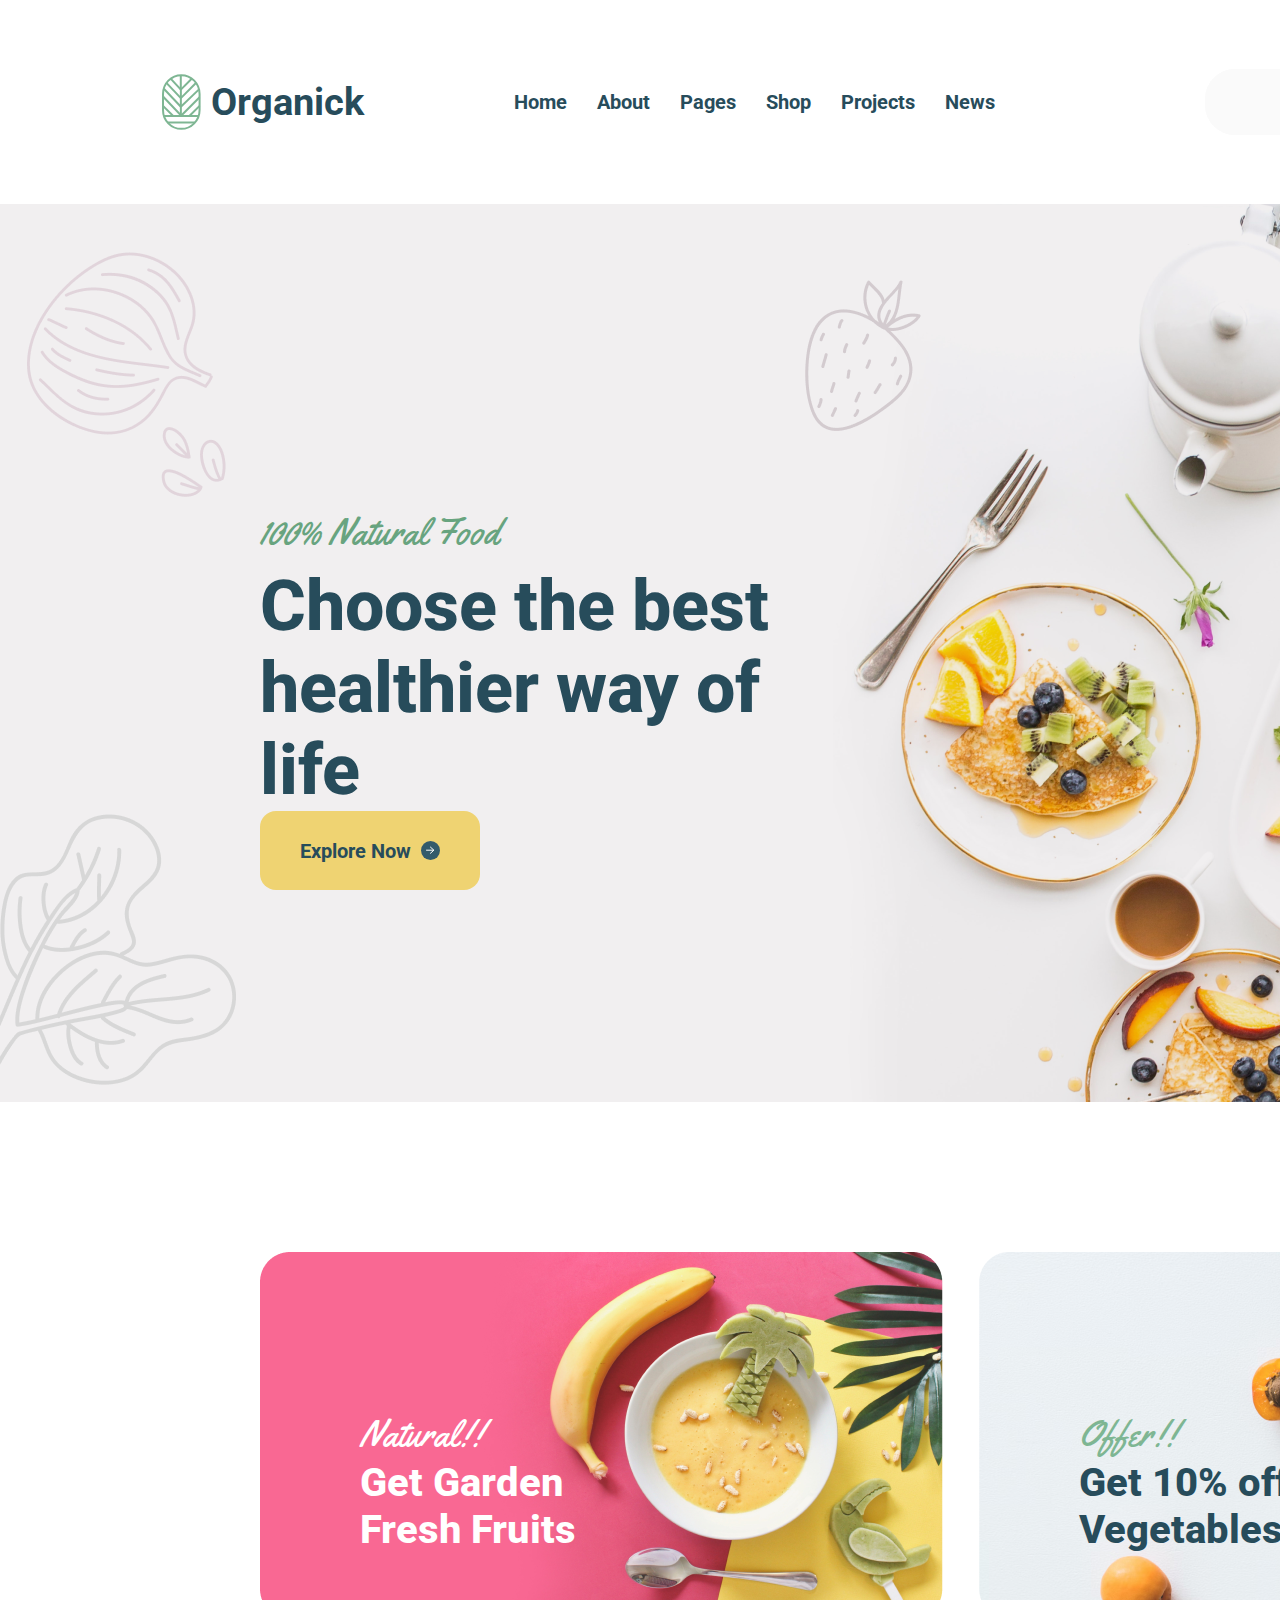
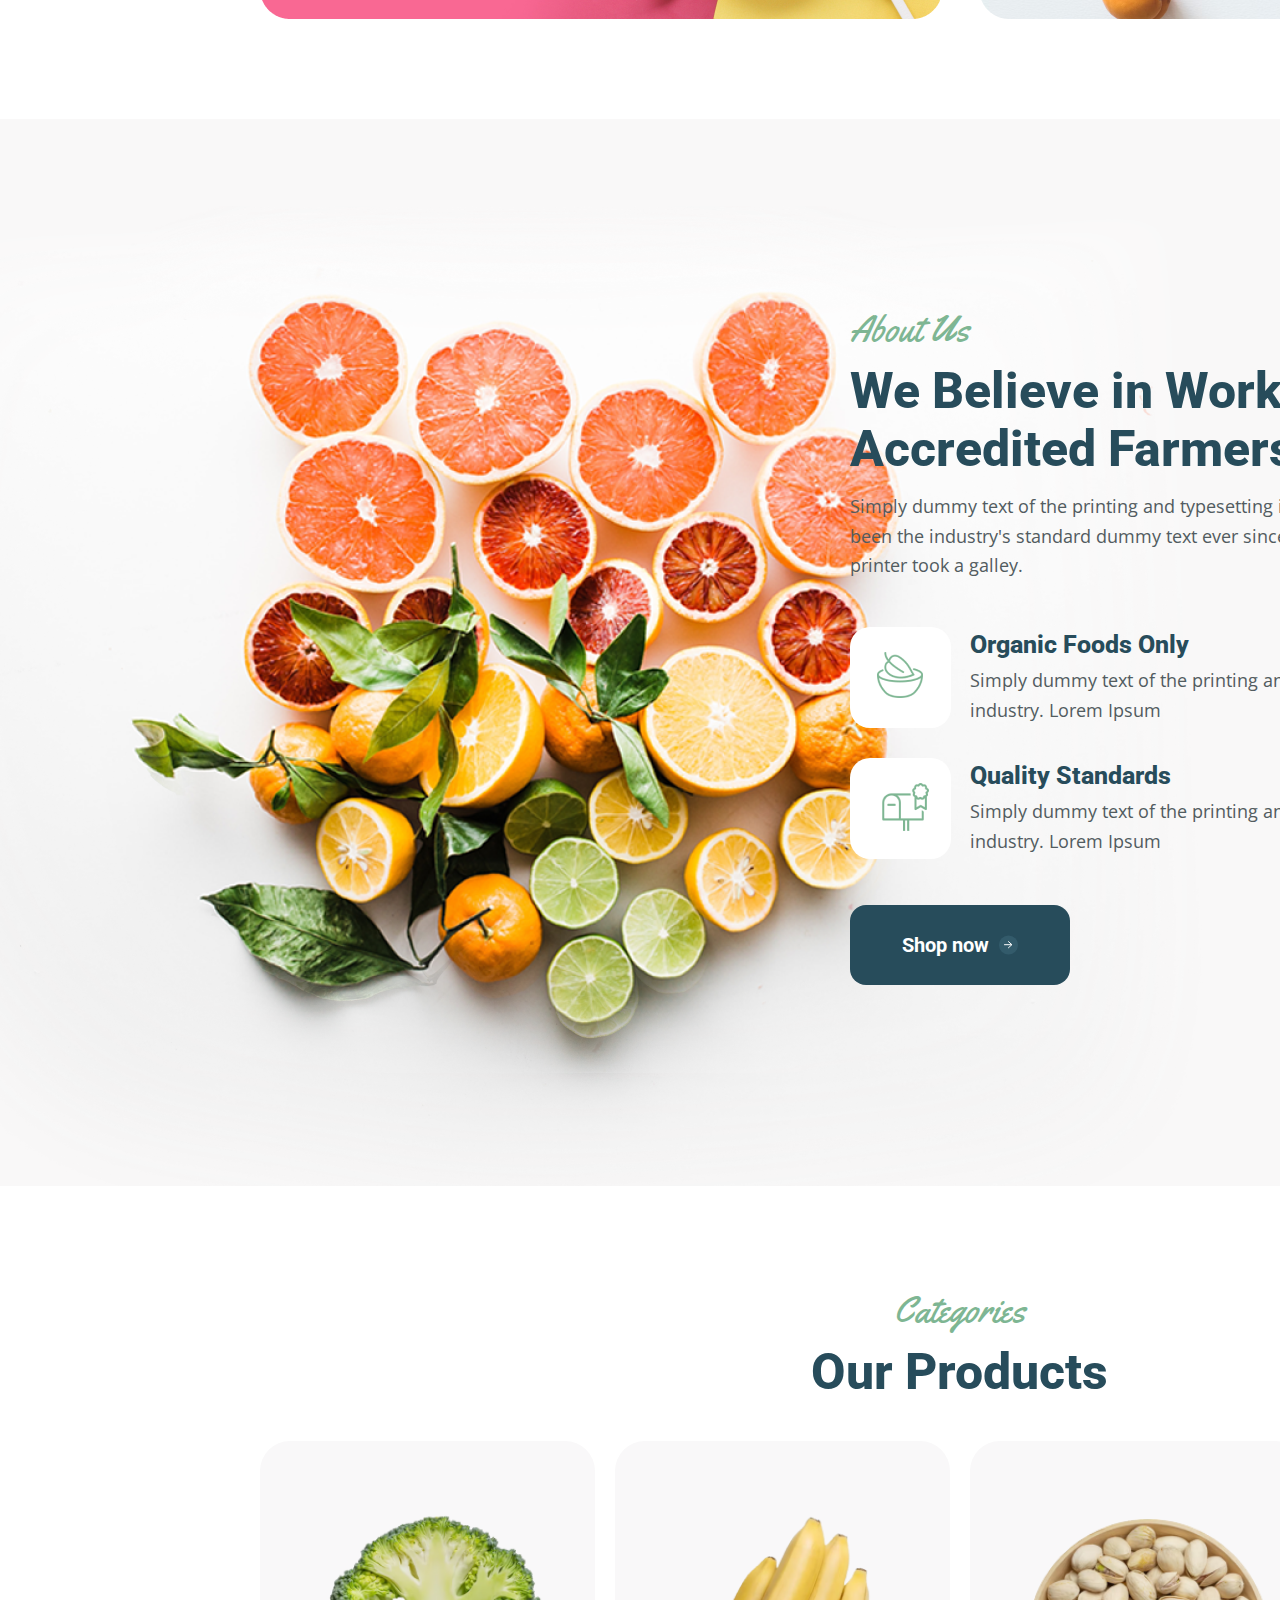
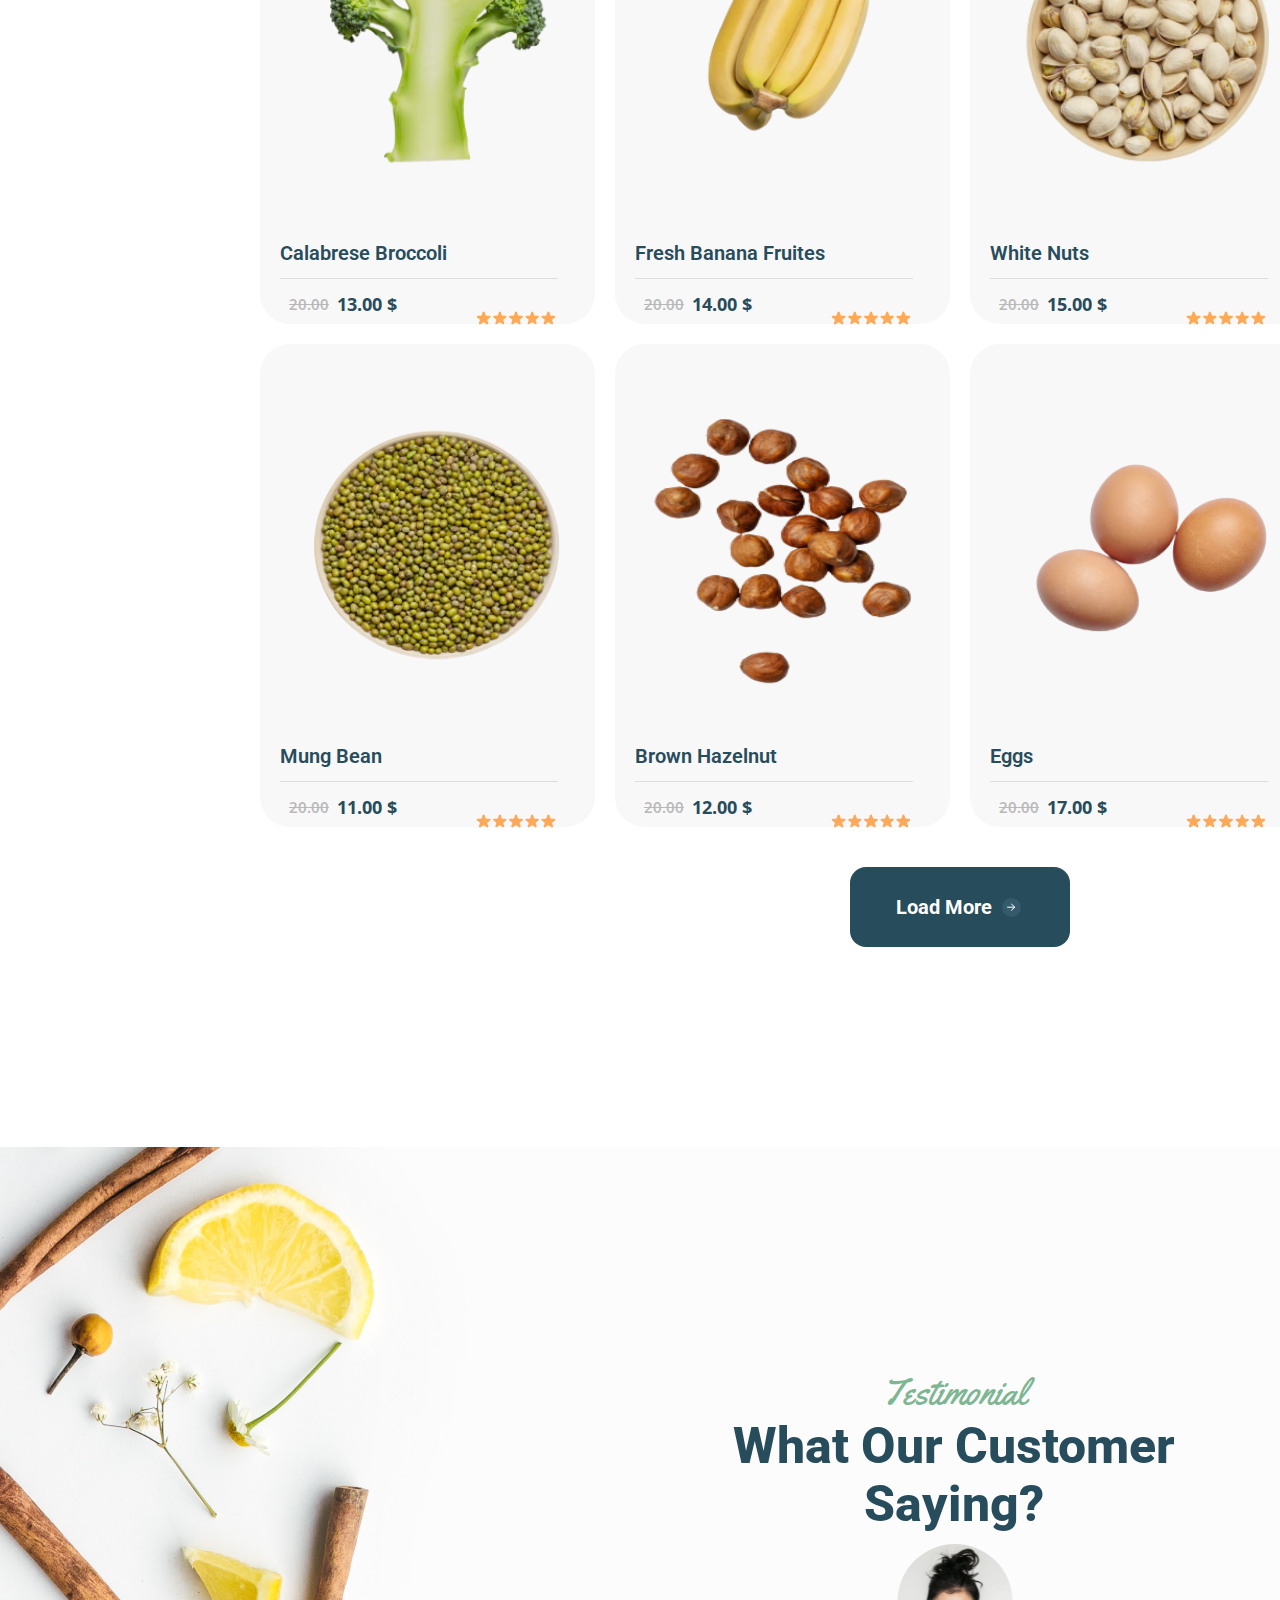
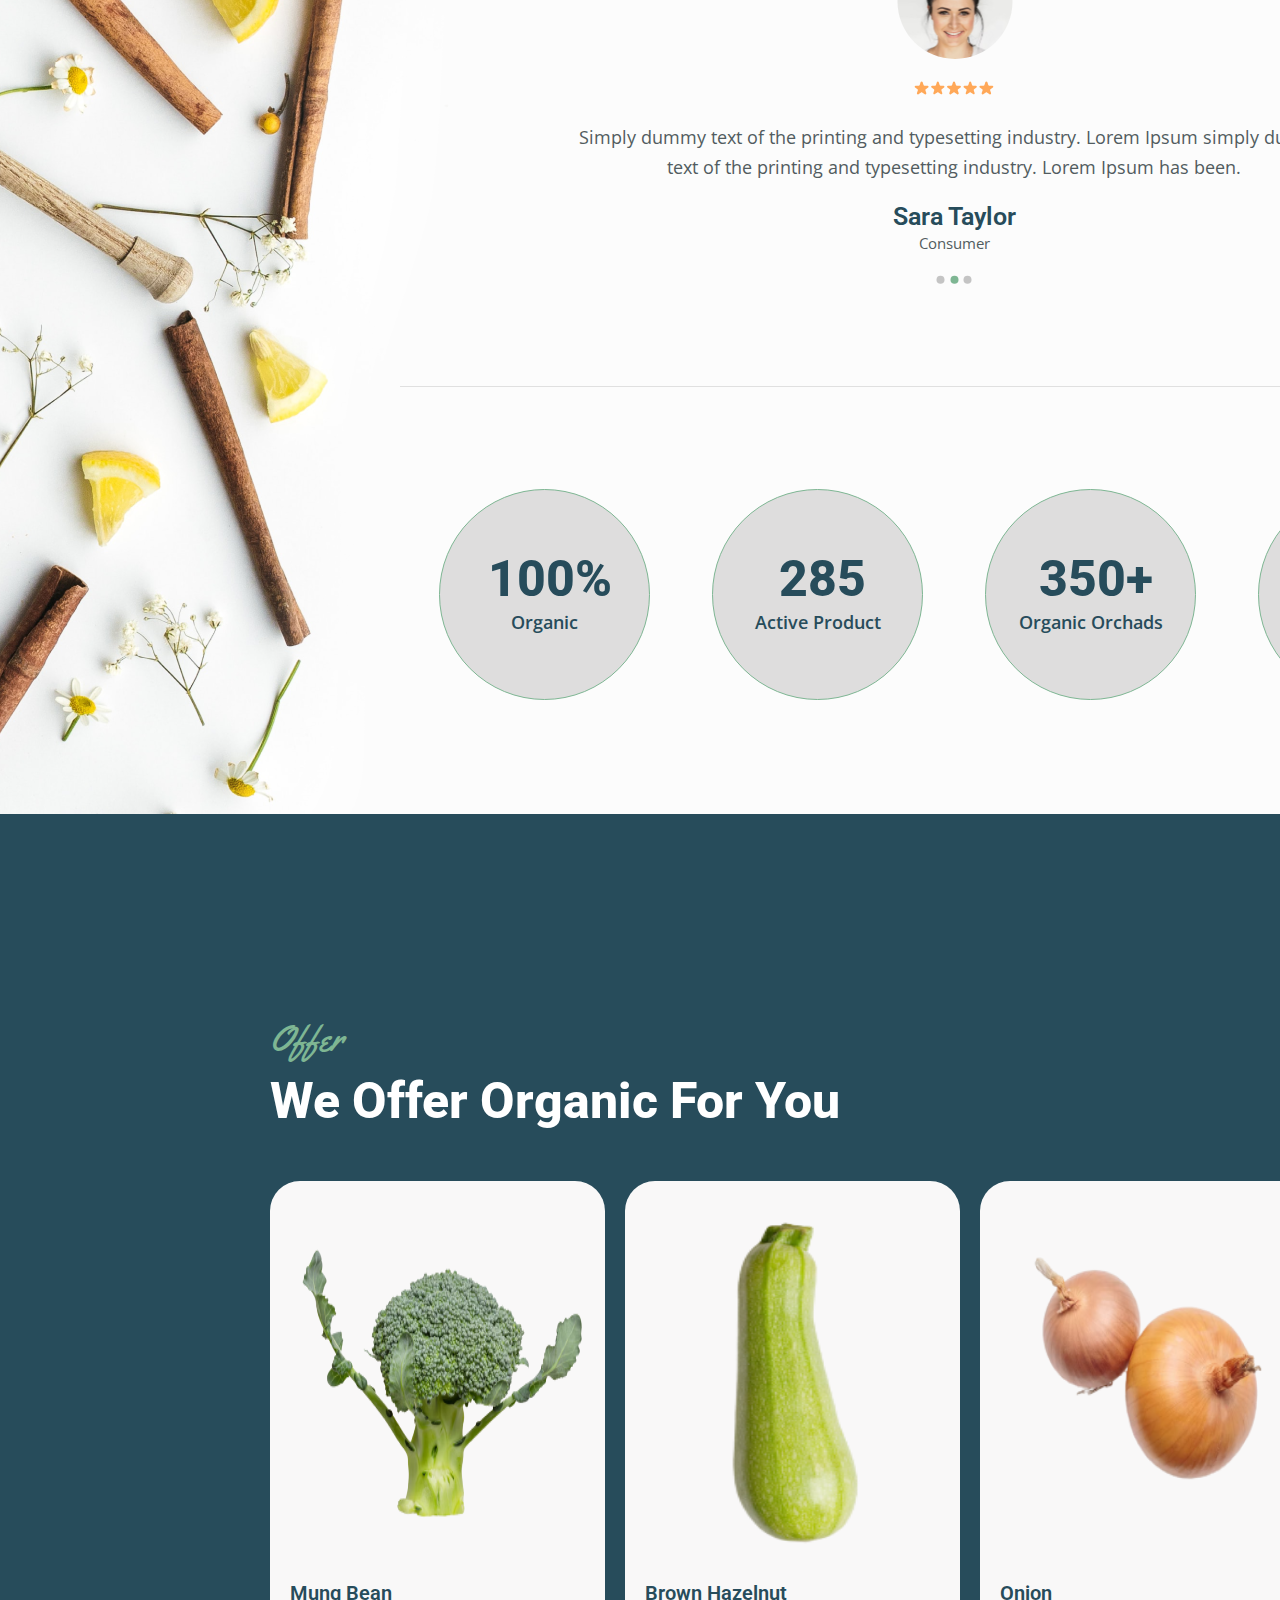
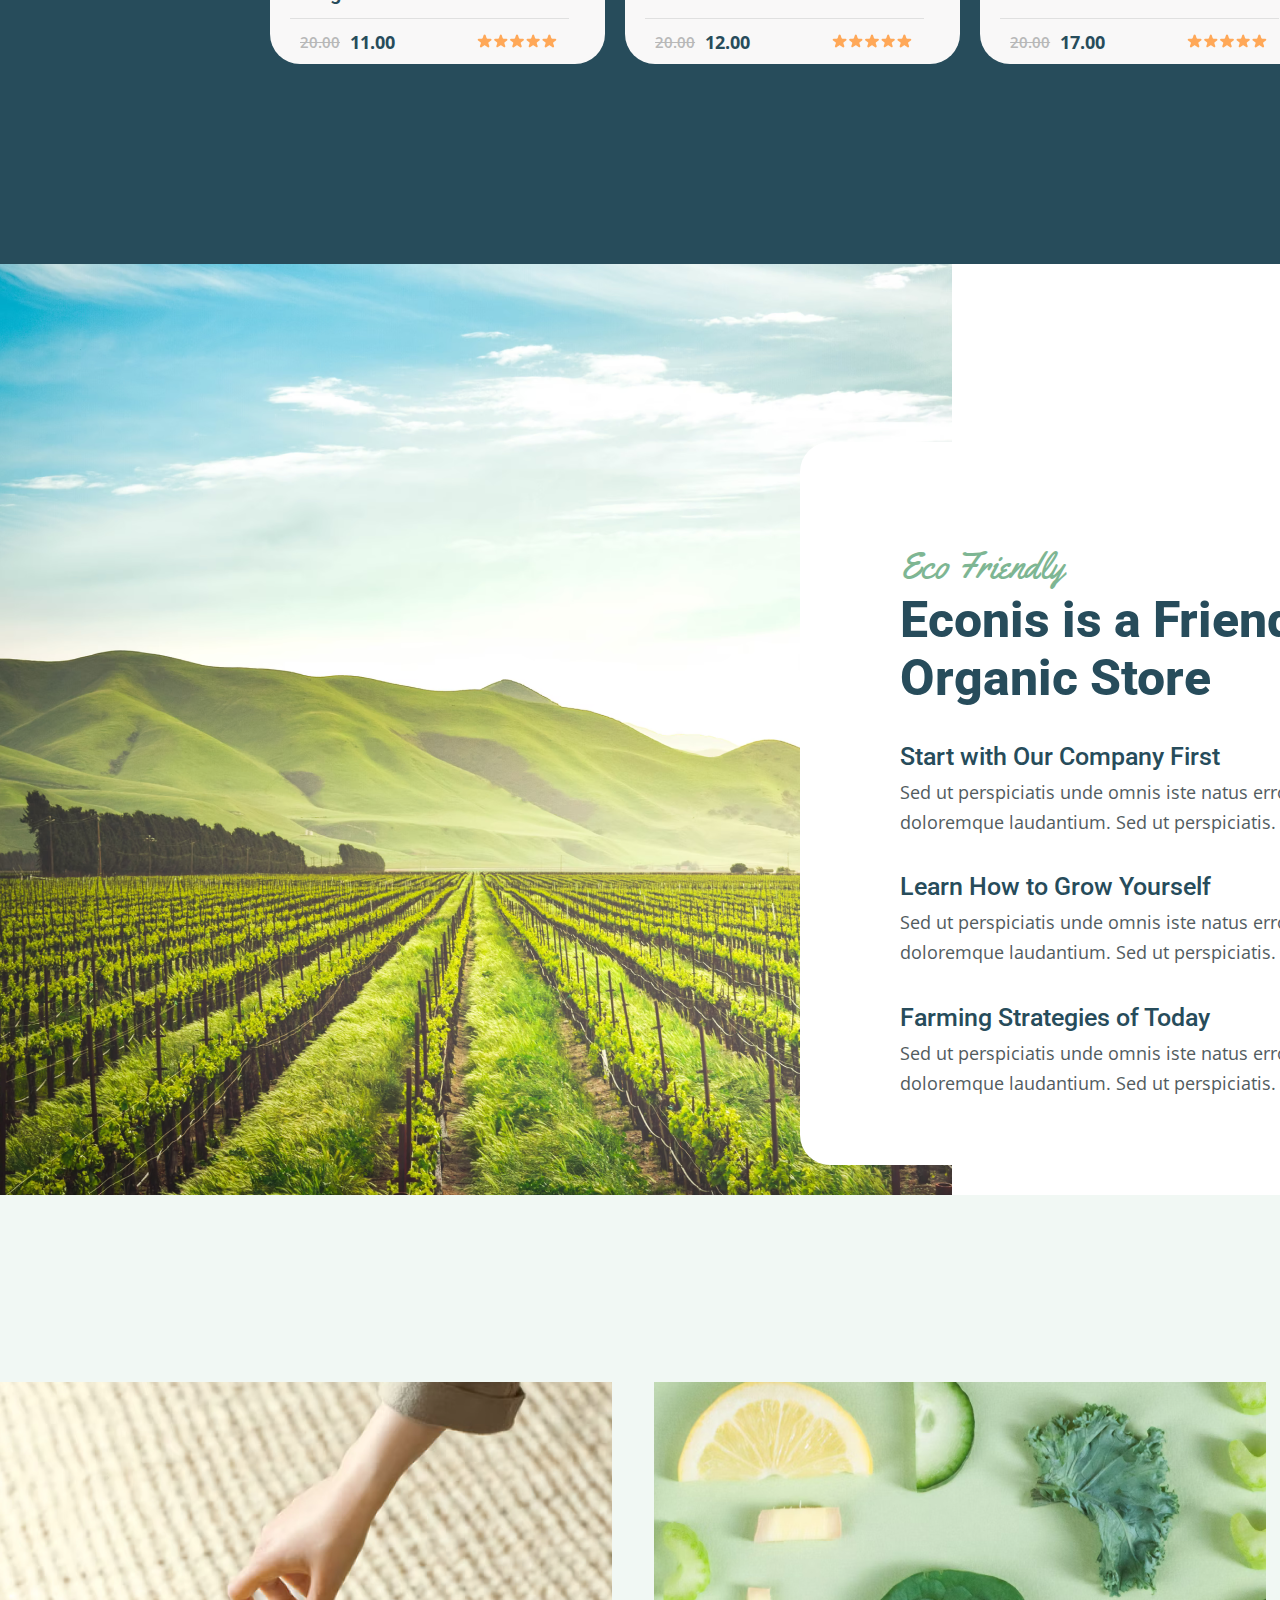
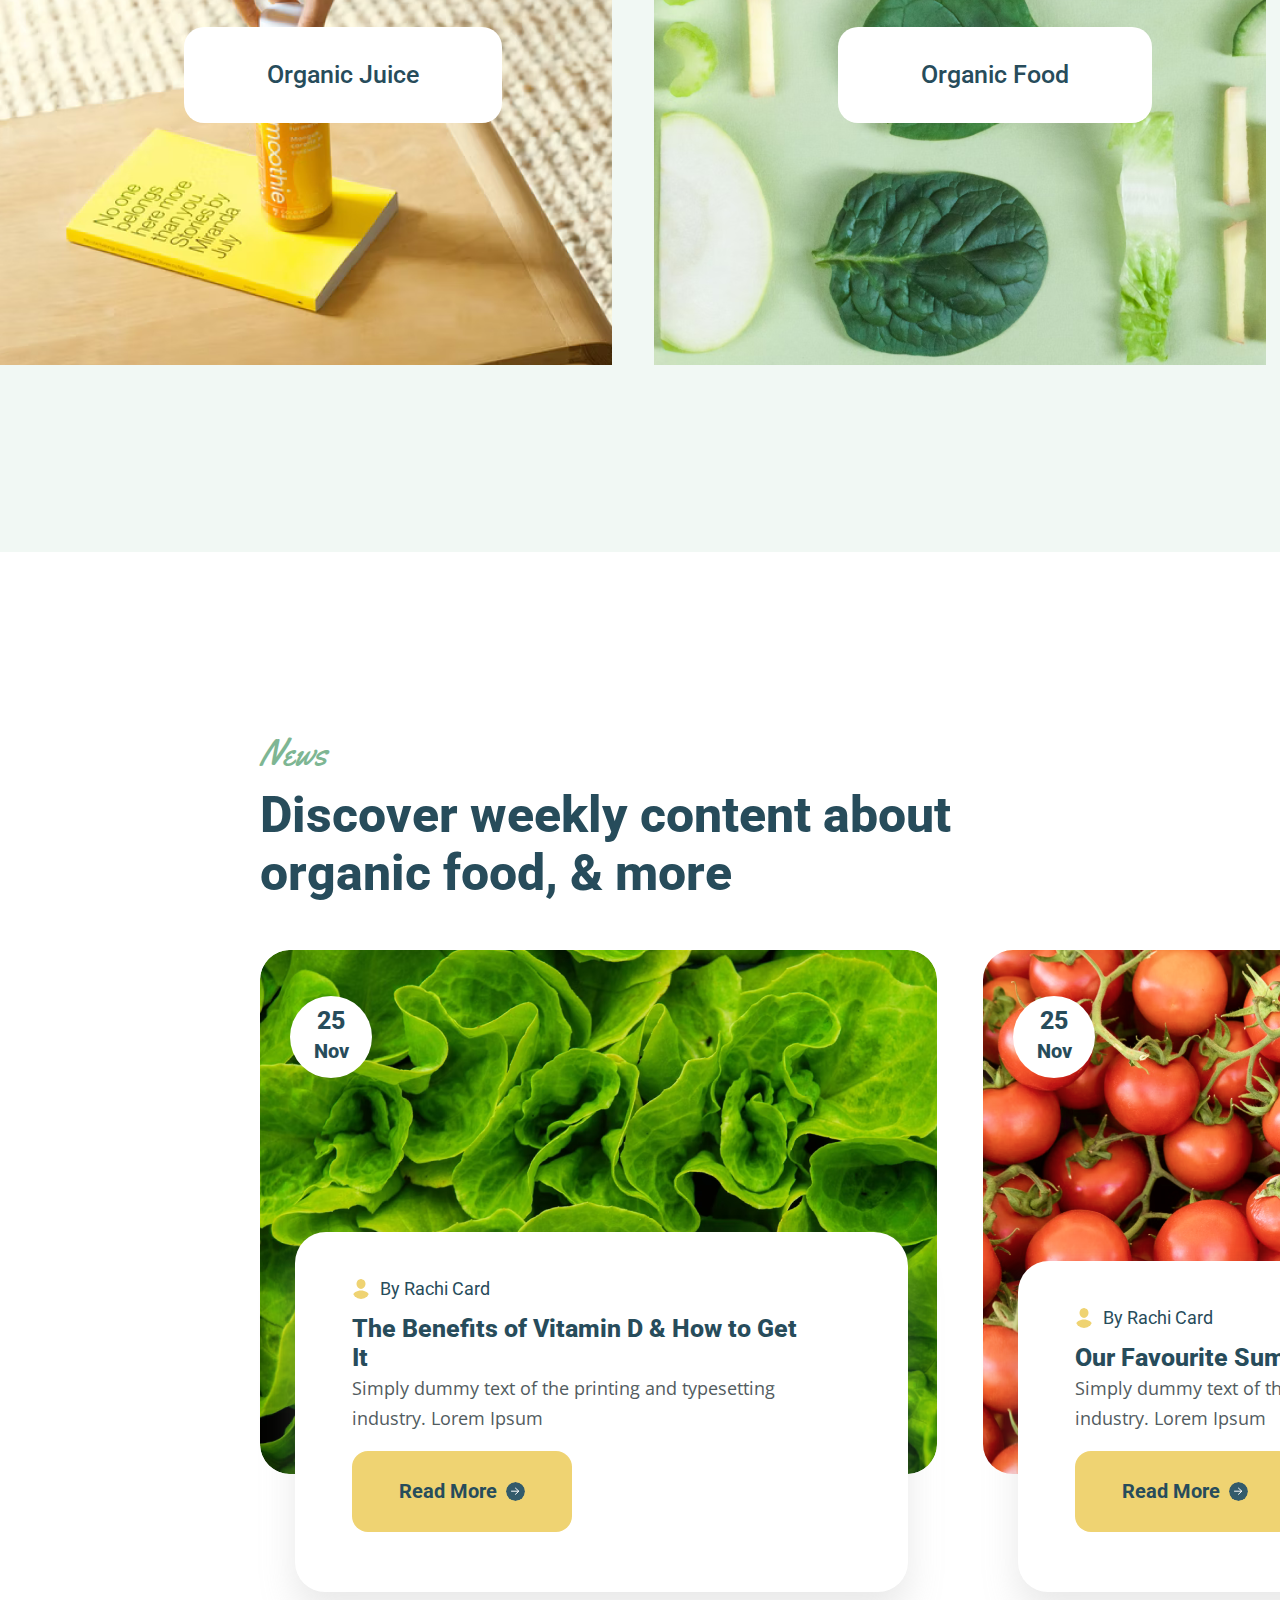
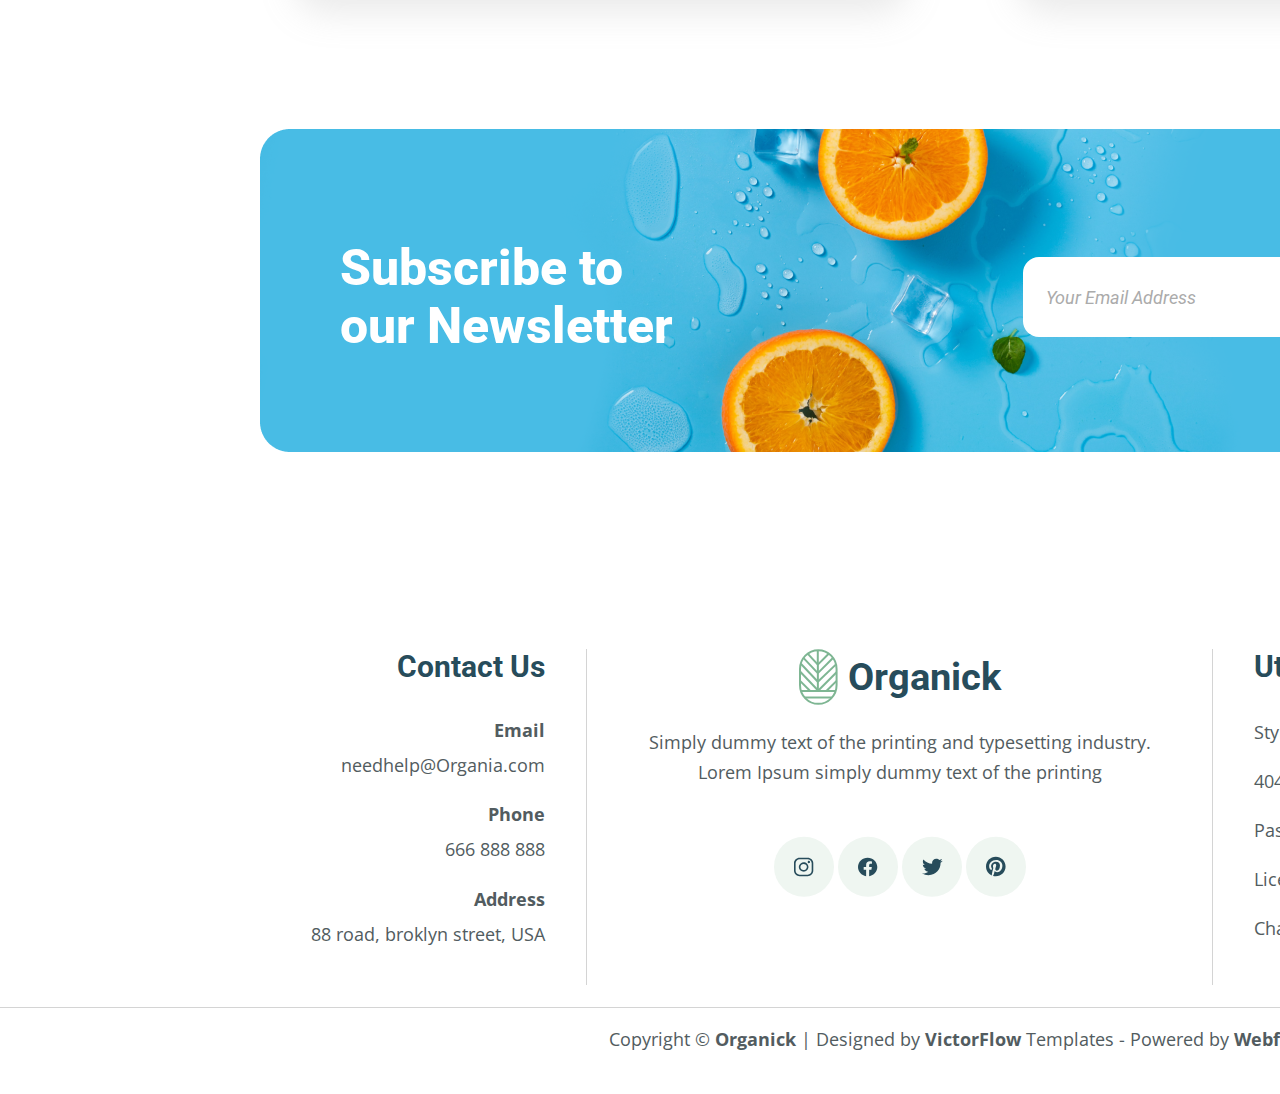
<file: index.html>
<!DOCTYPE html>
<html lang="en">
<head>
    <meta charset="UTF-8">
    <meta name="viewport" content="width=device-width, initial-scale=1.0">
    <title>Organick</title>
    <link rel="stylesheet" href="style.css">
    <link href='https://unpkg.com/boxicons@2.1.4/css/boxicons.min.css' rel='stylesheet'>
</head>
<body>
    <div class="wrapper">
        <header class="header">
            <div class="header-info">
                <div class="nav">
                    <div class="logo">
                        <img src="./assets/svg/logo.svg" alt="logo">
                        <h3>Organick</h3>
                    </div>
                    <ul>
                        <li><a href="index.html">Home</a></li>
                        <li><a href="about.html">About</a></li>
                        <li><a href="shop.html">Pages</a></li>
                        <li><a href="#">Shop</a></li>
                        <li><a href="#">Projects</a></li>
                        <li><a href="#">News</a></li>
                    </ul>
                </div>
                <div class="header-cart">
                    <div class="input_div">
                        <input type="text">
                        <img src="./assets/svg/search.svg" alt="search">
                    </div>
                    <div class="cart_div">
                        <img src="./assets/svg/cart.svg" alt="cart">
                        <span>cart (4)</span>
                        <div class="cart-shopping">
                            <div class="delete">
                                <p>clear</p>
                            </div>
                        </div>
                    </div>
                </div>
            </div>
        </header>
        <main class="main">
            <section class="section">
                <img src="./assets/images/image.png" alt="image-alt">
                <div class="section-div">
                    <img src="./assets/images/image-position.png" alt="image-position-alt">
                </div>
                <div class="section-content">
                    <div class="section-content-title">
                        <h2>100% Natural Food</h2>
                        <h3>Choose the best healthier way of life</h3>
                    </div>
                    <button class="section-content-button">
                        <div class="section-content-button-text">
                            <h2>Explore Now</h2>
                            <img src="./assets/svg/button.svg" alt="">
                        </div>
                    </button>
                </div>
            </section>
            <div class="offer-banner container">
                <div class="offer-banner-img-title">
                    <img src="./assets/images/image-div.png" alt="alt-div">
                    <div class="offer-banner-img-title-position">
                        <h2>Natural!!</h2>
                        <h3>Get Garden Fresh Fruits</h3>
                    </div>
                </div>
                <div class="offer-banner-img-title">
                    <img src="./assets/images/image-div1.png" alt="alt-div">
                    <div class="offer-banner-img-title-position">
                        <h5>Offer!!</h5>
                        <h4>Get 10% off on Vegetables</h4>
                    </div>
                </div>
            </div>
            <section class="about">
                <img src="./assets/images/about-image.png" alt="alt-about">
                <div class="about-content">
                    <div class="about-content_position">
                        <div class="about-content_position-div">
                            <h2>About Us</h2>
                            <h3>We Believe in Working Accredited Farmers</h3>
                        </div>
                        <p>Simply dummy text of the printing and typesetting industry. Lorem had ceased to been the industry's standard dummy text ever since the 1500s, when an unknown printer took a galley.</p>
                    </div>
                    <div class="points">
                        <div class="points_content">
                            <div class="icon">
                                <div class="icon-div">
                                    <img src="./assets/images/icon_img.png" alt="">
                                </div>
                            </div>
                            <div class="points-icon">
                                <h2>Organic Foods Only</h2>
                                <p>Simply dummy text of the printing and typesetting industry. Lorem Ipsum</p>
                            </div>
                        </div>
                        <div class="points_content">
                            <div class="icon">
                                <div class="icon-div">
                                    <img src="./assets/images/icon-img1.png" alt="alt-icon">
                                </div>
                            </div>
                            <div class="points-icon">
                                <h2>Quality Standards</h2>
                                <p>Simply dummy text of the printing and typesetting industry. Lorem Ipsum</p>
                            </div>
                        </div>
                    </div>
                    <button>
                        <div class="div-btn">
                            <h2>Shop now</h2>
                            <img src="./assets/svg/button.svg" alt="alt-btn">
                        </div>
                    </button>
                </div>
            </section>
            <section class="shop">
                <div class="heading">
                    <h2>Categories </h2>
                    <h3>Our Products</h3>
                </div>
                <div class="shop-content">
                    <div class="shop-content-product">
                        <div class="shop-content-product-box">
                            <!-- <div class="box">
                                <img src="./assets/svg/1.svg" alt="alt-img">
                                <div class="rating">
                                    <h2>Calabrese Broccoli</h2>
                                    <div class="rating-div">
                                        <div class="rating-div-price">
                                            <span>20.00</span>
                                            <p>13.00</p>
                                        </div>
                                        <img src="./assets/svg/rating.svg" alt="">
                                    </div>
                                </div>
                                <div class="tags">
                                    <h2>Vegetable</h2>
                                </div>
                            </div> -->
                        </div>
                    </div>
                </div>
                <button>
                    <div class="btn-text">
                        <h2>Load More</h2>
                        <img width="19px" height="19px" src="./assets/svg/button.svg" alt="">
                    </div>
                </button>
            </section>
            <div class="testimonial-div">
                <img src="./assets/images/testimonial-div.png" alt="alt-testimonial">
                <div class="testimonial-div-title">
                    <div class="testimonial-div-title-content">
                        <div class="testimonial-div-title-content-heading">
                            <h2>Testimonial</h2>
                            <h3>What Our Customer Saying?</h3>
                        </div>
                        <div class="testimonial-div-title-content-review">
                            <div class="review-img">
                                <img src="./assets/svg/review-img.svg" alt="alt-review">
                            </div>
                            <div class="review-content">
                                <img src="./assets/svg/rating.svg" alt="alt-rating">
                                <p>Simply dummy text of the printing and typesetting industry. Lorem Ipsum simply dummy text of the printing and typesetting industry. Lorem Ipsum has been.</p>
                            </div>
                            <div class="review-name">
                                <div class="review-name-title">
                                    <h2>Sara Taylor</h2>
                                    <p>Consumer</p>
                                </div>
                                <img src="./assets/svg/01.svg" alt="alt-svg">
                            </div>
                        </div>
                    </div>
                    <div class="testimonial-div-title-line"></div>
                    <div class="testimonial-div-title-counters">
                        <div class="counters-border">
                            <p>100%</p>
                            <h2>Organic</h2>
                        </div>
                        <div class="counters-border">
                            <p>285</p>
                            <h2>Active Product</h2>
                        </div>
                        <div class="counters-border">
                            <p>350+</p>
                            <h2>Organic Orchads</h2>
                        </div>
                        <div class="counters-border">
                            <p>25+</p>
                            <h2>Years of Farming</h2>
                        </div>
                    </div>
                </div>
            </div>
            <section class="section-offer">
                <div class="offer-title">
                    <div class="offer-title-text">
                        <div class="offer-title-text-content">
                            <div class="offer-title-text-content-heading">
                                <h2>Offer</h2>
                                <h3>We Offer Organic For You</h3>
                            </div>
                            <button class="offer-title-text-content-button">
                                <div class="offer-title-text-content-button-div">
                                    <p>View All Product</p>
                                    <img src="./assets/svg/button.svg" alt="">
                                </div>
                            </button>
                        </div>
                    </div>
                    <div class="offer-title-content">
                        <div class="offer-title-content-box">
                            <div class="content-box-img">
                                <img src="./assets/images/13.png" alt="">
                            </div>
                            <div class="content-box-title">
                                <h2>Mung Bean</h2>
                                <div class="content-box-title-line">
                                    <div class="content-box-title-line-price">
                                        <p>20.00</p>
                                        <span>11.00</span>
                                    </div>
                                    <img src="./assets/svg/rating.svg" alt="">
                                </div>
                            </div>
                        </div>
                        <div class="offer-title-content-box">
                            <div class="content-box-img">
                                <img src="./assets/images/14.png" alt="">
                            </div>
                            <div class="content-box-title">
                                <h2>Brown Hazelnut</h2>
                                <div class="content-box-title-line">
                                    <div class="content-box-title-line-price">
                                        <p>20.00</p>
                                        <span>12.00</span>
                                    </div>
                                    <img src="./assets/svg/rating.svg" alt="">
                                </div>
                            </div>
                        </div>
                        <div class="offer-title-content-box">
                            <div class="content-box-img">
                                <img src="./assets/images/15.png" alt="">
                            </div>
                            <div class="content-box-title">
                                <h2>Onion</h2>
                                <div class="content-box-title-line">
                                    <div class="content-box-title-line-price">
                                        <p>20.00</p>
                                        <span>17.00</span>
                                    </div>
                                    <img src="./assets/svg/rating.svg" alt="">
                                </div>
                            </div>
                        </div>
                        <div class="offer-title-content-box">
                            <div class="content-box-img">
                                <img src="./assets/images/16.png" alt="">
                            </div>
                            <div class="content-box-title">
                                <h2>Cabbage</h2>
                                <div class="content-box-title-line">
                                    <div class="content-box-title-line-price">
                                        <p>20.00</p>
                                        <span>17.00</span>
                                    </div>
                                    <img src="./assets/svg/rating.svg" alt="">
                                </div>
                            </div>
                        </div>
                    </div>
                </div>
            </section>
            <div class="nature">
                <img src="./assets/images/nature.img.png" alt="alt-nature">
                <div class="nature-content">
                    <div class="nature-content-div">
                        <div class="nature-content-div-heading">
                            <h2>Eco Friendly</h2>
                            <h3>Econis is a Friendly Organic Store</h3>
                        </div>
                        <div class="nature-content-div-points">
                            <div class="nature-content-div-points-title">
                                <h2>Start with Our Company First</h2>
                                <p>Sed ut perspiciatis unde omnis iste natus error sit voluptat accusantium doloremque laudantium. Sed ut perspiciatis.</p>
                            </div>
                            <div class="nature-content-div-points-title">
                                <h2>Learn How to Grow Yourself</h2>
                                <p>Sed ut perspiciatis unde omnis iste natus error sit voluptat accusantium doloremque laudantium. Sed ut perspiciatis.</p>
                            </div>
                            <div class="nature-content-div-points-title">
                                <h2>Farming Strategies of Today</h2>
                                <p>Sed ut perspiciatis unde omnis iste natus error sit voluptat accusantium doloremque laudantium. Sed ut perspiciatis.</p>
                            </div>
                        </div>
                    </div>
                </div>
            </div>
            <div class="gallery-div">
                <div class="gallery-div-title">
                    <div class="div-title-title">
                        <img src="./assets/images/gallery-1.png" alt="alt-gallery">
                        <button id="btn">Organic Juice</button>
                    </div>
                        <div class="div-title-title">
                            <img src="./assets/images/gallery-2.png" alt="alt-gallery">
                            <button id="btn">Organic Food</button>
                        </div>
                        <div class="div-title-title">
                            <img src="./assets/images/gallery-3.png" alt="alt-gallery">
                            <button id="btn">Nuts Cookis</button>
                        </div>
                </div>
            </div>
            <section class="blog container">
                <div class="blog-content">
                    <div class="blog-heading">
                        <h2>News</h2>
                        <h3>Discover weekly content about organic food, & more</h3>
                    </div>
                    <button>
                        <div class="blog-btn">
                            <h2>More News</h2>
                            <img src="./assets/svg/button.svg" alt="">
                        </div>
                    </button>
                </div>
                <div class="blog-div">
                    <div class="div-blog-title">
                        <img src="./assets/images/blog-img.png" alt="blog-img">
                        <div class="blog-text">
                            <div class="blog-text-content">
                                <div class="admin">
                                    <img src="./assets/svg/admin.svg" alt="">
                                    <h2>By Rachi Card</h2>
                                </div>
                                <div  class="display-text">
                                    <h2>The Benefits of Vitamin D & How to Get It</h2>
                                    <p>Simply dummy text of the printing and typesetting industry. Lorem Ipsum</p>
                                </div>
                                <button>
                                    <div class="blog-div-btn">
                                        <h2>Read More</h2>
                                        <img src="./assets/svg/button.svg" alt="">
                                    </div>
                                </button>
                            </div>
                        </div>
                        <div class="blog-date">
                            <p>25 <br> <span>Nov</span></p>
                        </div>
                    </div>
                    <div class="div-blog-title">
                        <img src="./assets/images/blog-img2.png" alt="blog-img">
                        <div class="blog-text">
                            <div class="blog-text-content">
                                <div class="admin">
                                    <img src="./assets/svg/admin.svg" alt="">
                                    <h2>By Rachi Card</h2>
                                </div>
                                <div  class="display-text">
                                    <h2>Our Favourite Summertime Tommeto</h2>
                                    <p>Simply dummy text of the printing and typesetting industry. Lorem Ipsum</p>
                                </div>
                                <button>
                                    <div class="blog-div-btn">
                                        <h2>Read More</h2>
                                        <img src="./assets/svg/button.svg" alt="">
                                    </div>
                                </button>
                            </div>
                        </div>
                        <div class="blog-date">
                            <p>25 <br> <span>Nov</span></p>
                        </div>
                    </div>
                </div>
            </section>
            <div class="newslatter container">
                <img src="./assets/images/input-img.png" alt="input-img">
                <div class="input-div">
                    <div class="input-div-heading">
                        <h2>Subscribe to our Newsletter</h2>
                    </div>
                    <div class="input-div-button">
                        <input type="text" id="latter-input"  placeholder="Your Email Address"/>
                        <button id="latter-btn">Subscribe</button>
                    </div>
                </div>
            </div>
        </main>
        <footer class="footer ">
            <div  class="footer-title container">
                <div class="footer-contact">
                    <h2>Contact Us</h2>
                    <div class="contact-footer">
                        <div class="form-footer">
                            <h2>Email</h2>
                            <p>needhelp@Organia.com</p>
                        </div>
                        <div class="form-footer">
                            <h2>Phone</h2>
                            <p>666 888 888</p>
                        </div>
                        <div class="form-footer">
                            <h2>Address</h2>
                            <p>88 road, broklyn street, USA </p>
                        </div>
                    </div>
                </div>
                <div class="footer-line"></div>
                <div class="footer-about">
                    <div class="logo-footer">
                        <img src="./assets/svg/logo.svg" alt="logo-footer">
                        <h2>Organick</h2>
                    </div>
                    <div class="content-footer">
                        <p>Simply dummy text of the printing and typesetting industry. Lorem Ipsum simply dummy text of the printing </p>
                        <div class="content-footer-a">
                            <a href="https://www.instagram.com/" target="_blank"><img src="./assets/svg/instagram.svg" alt="instagram"></a>
                            <a href="https://www.facebook.com/?locale=ru_RU" target="_blank"><img src="./assets/svg/facebook.svg" alt="facebook"></a>
                            <a href="https://twitter.com/?lang=ru" target="_blank"><img src="./assets/svg/twitter.svg" alt=""></a>
                            <a href="https://www.pinterest.com/" target="_blank"><img src="./assets/svg/pinteres.svg" alt=""></a>
                        </div>
                    </div>
                </div>
                <div class="footer-line"></div>
                <div class="footer-page">
                    <h2>Utility Pages</h2>
                    <div class="footer-page-title">
                        <p>Style Guide</p>
                        <p>404 Not Found</p>
                        <p>Password Protected</p>
                        <p>Licences</p>
                        <p>Changelog</p>
                    </div>
                </div>
            </div>
            <div class="footer-div-line"></div>
            <div class="footer-Organick">Copyright © <span>Organick</span> | Designed by <span>VictorFlow</span> Templates - Powered by <span>Webflow</span></div>
        </footer>
    </div>
    <script src="index.js"></script>
</body>
</html>
</file>
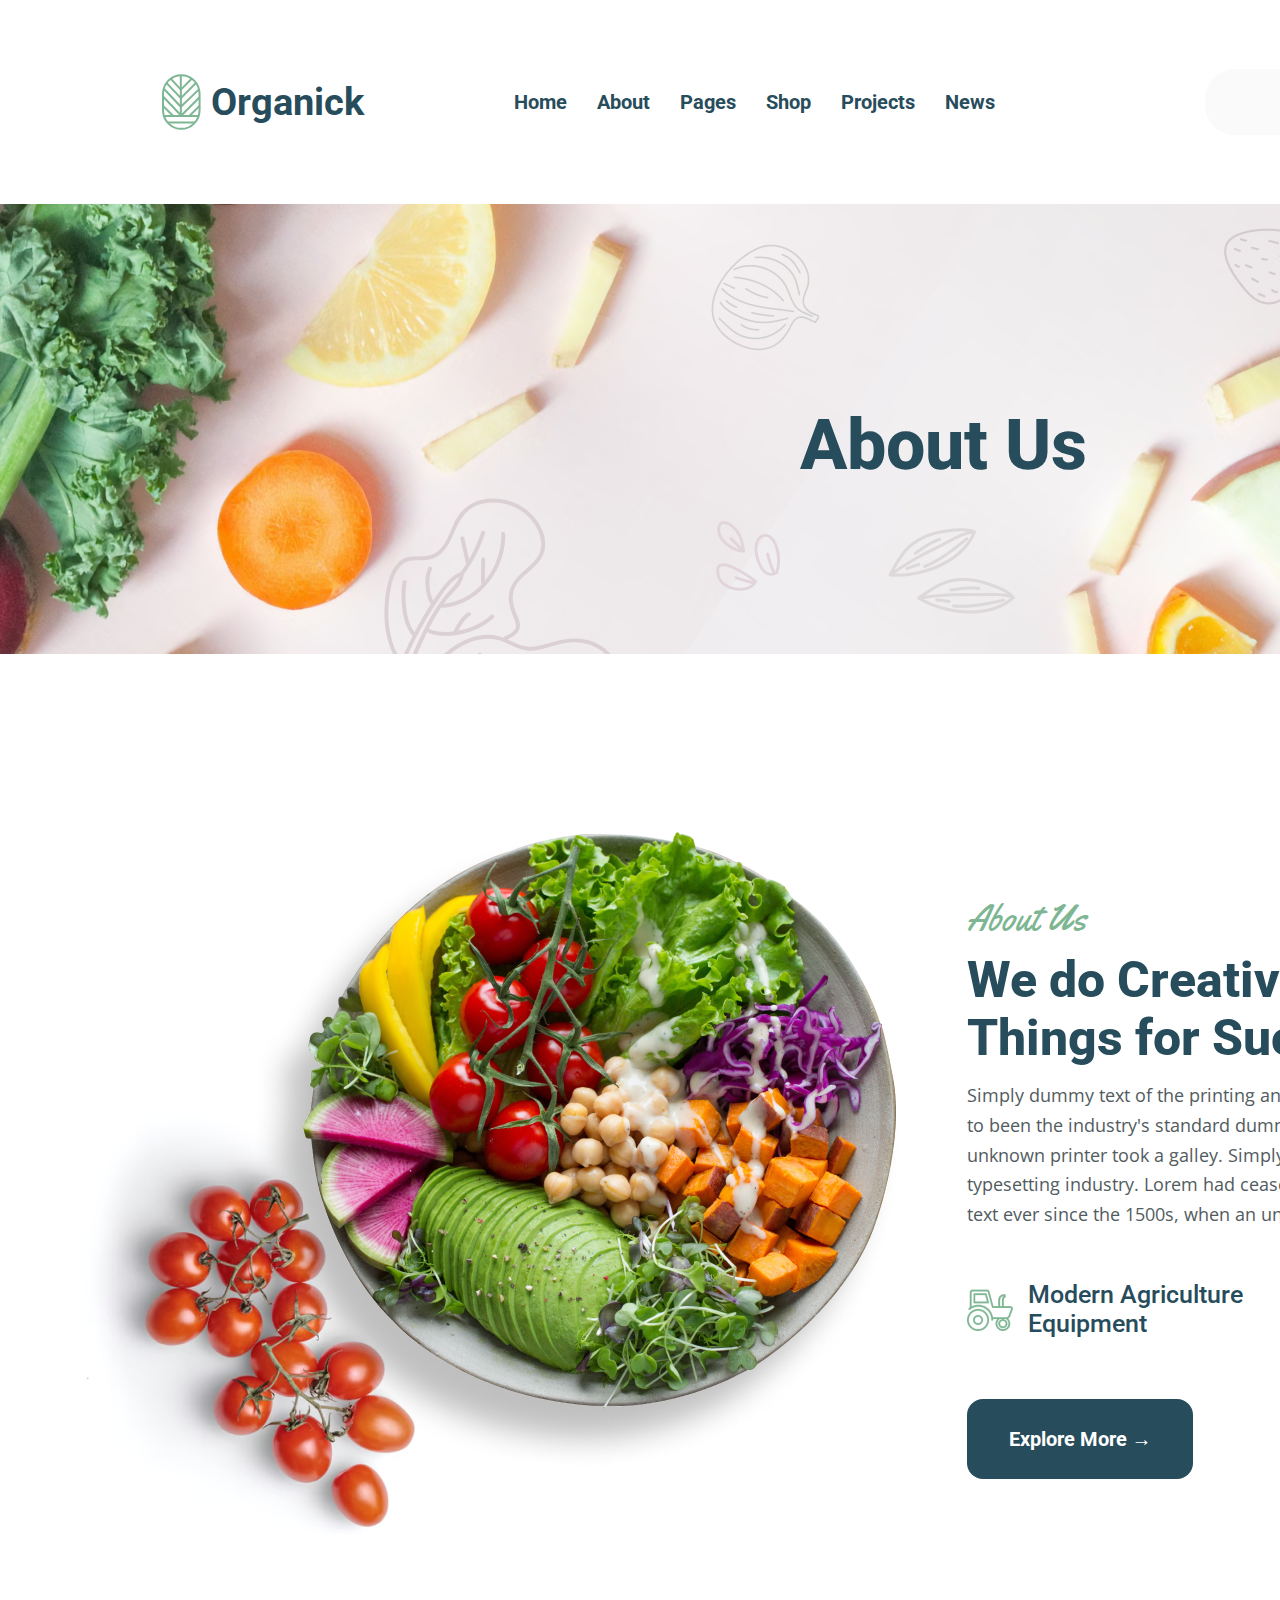
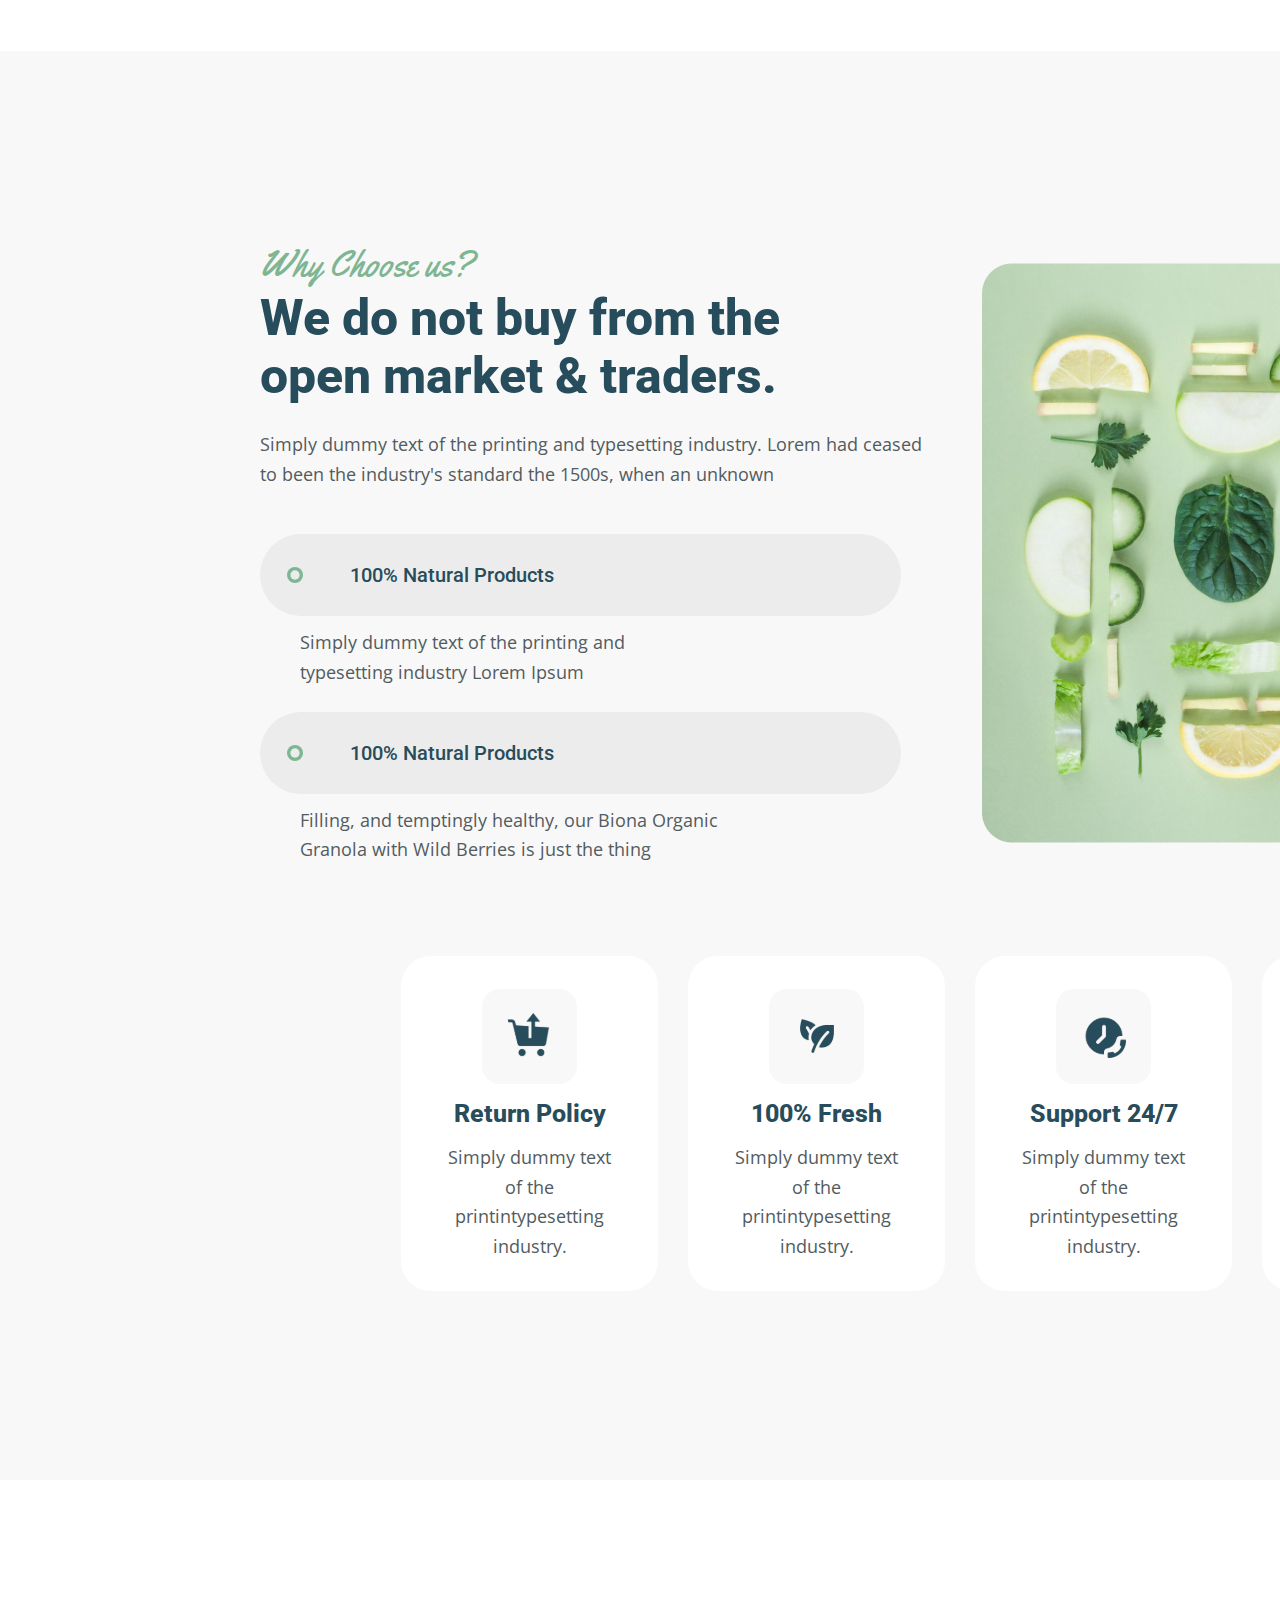
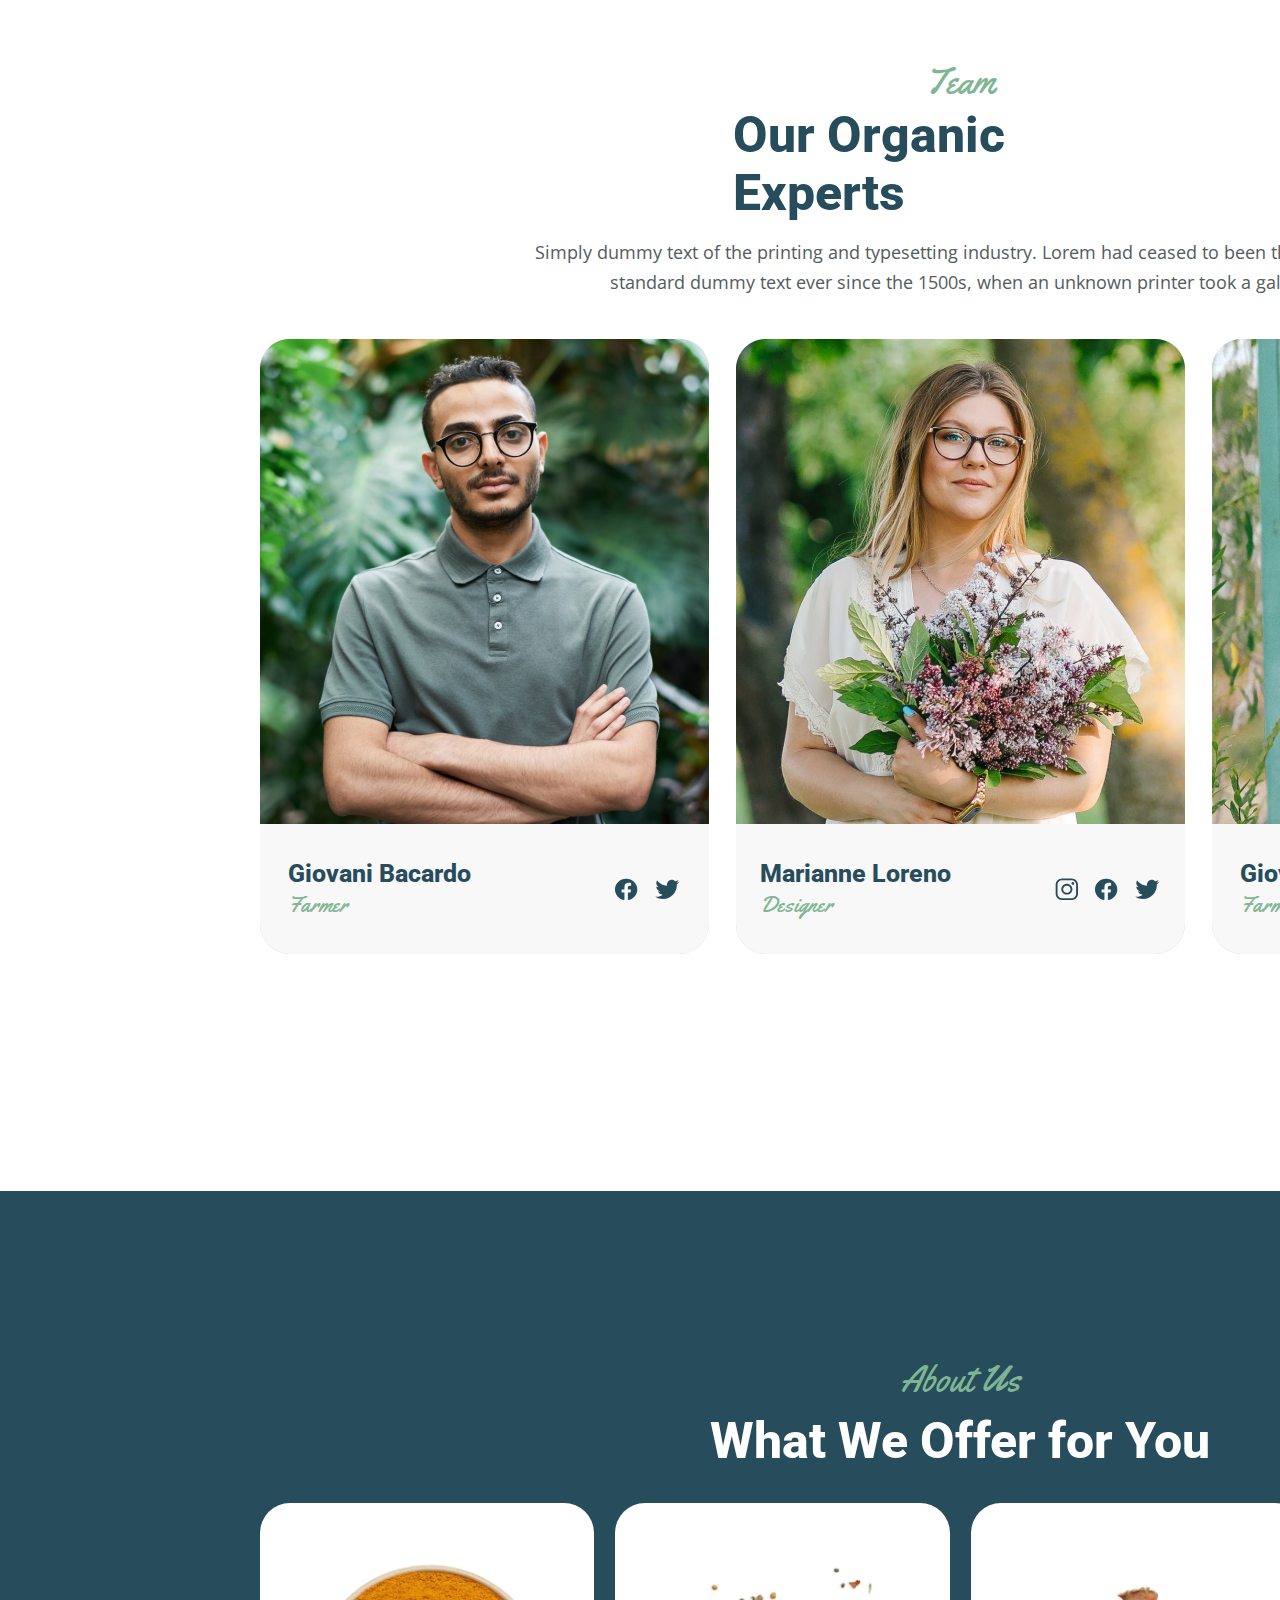
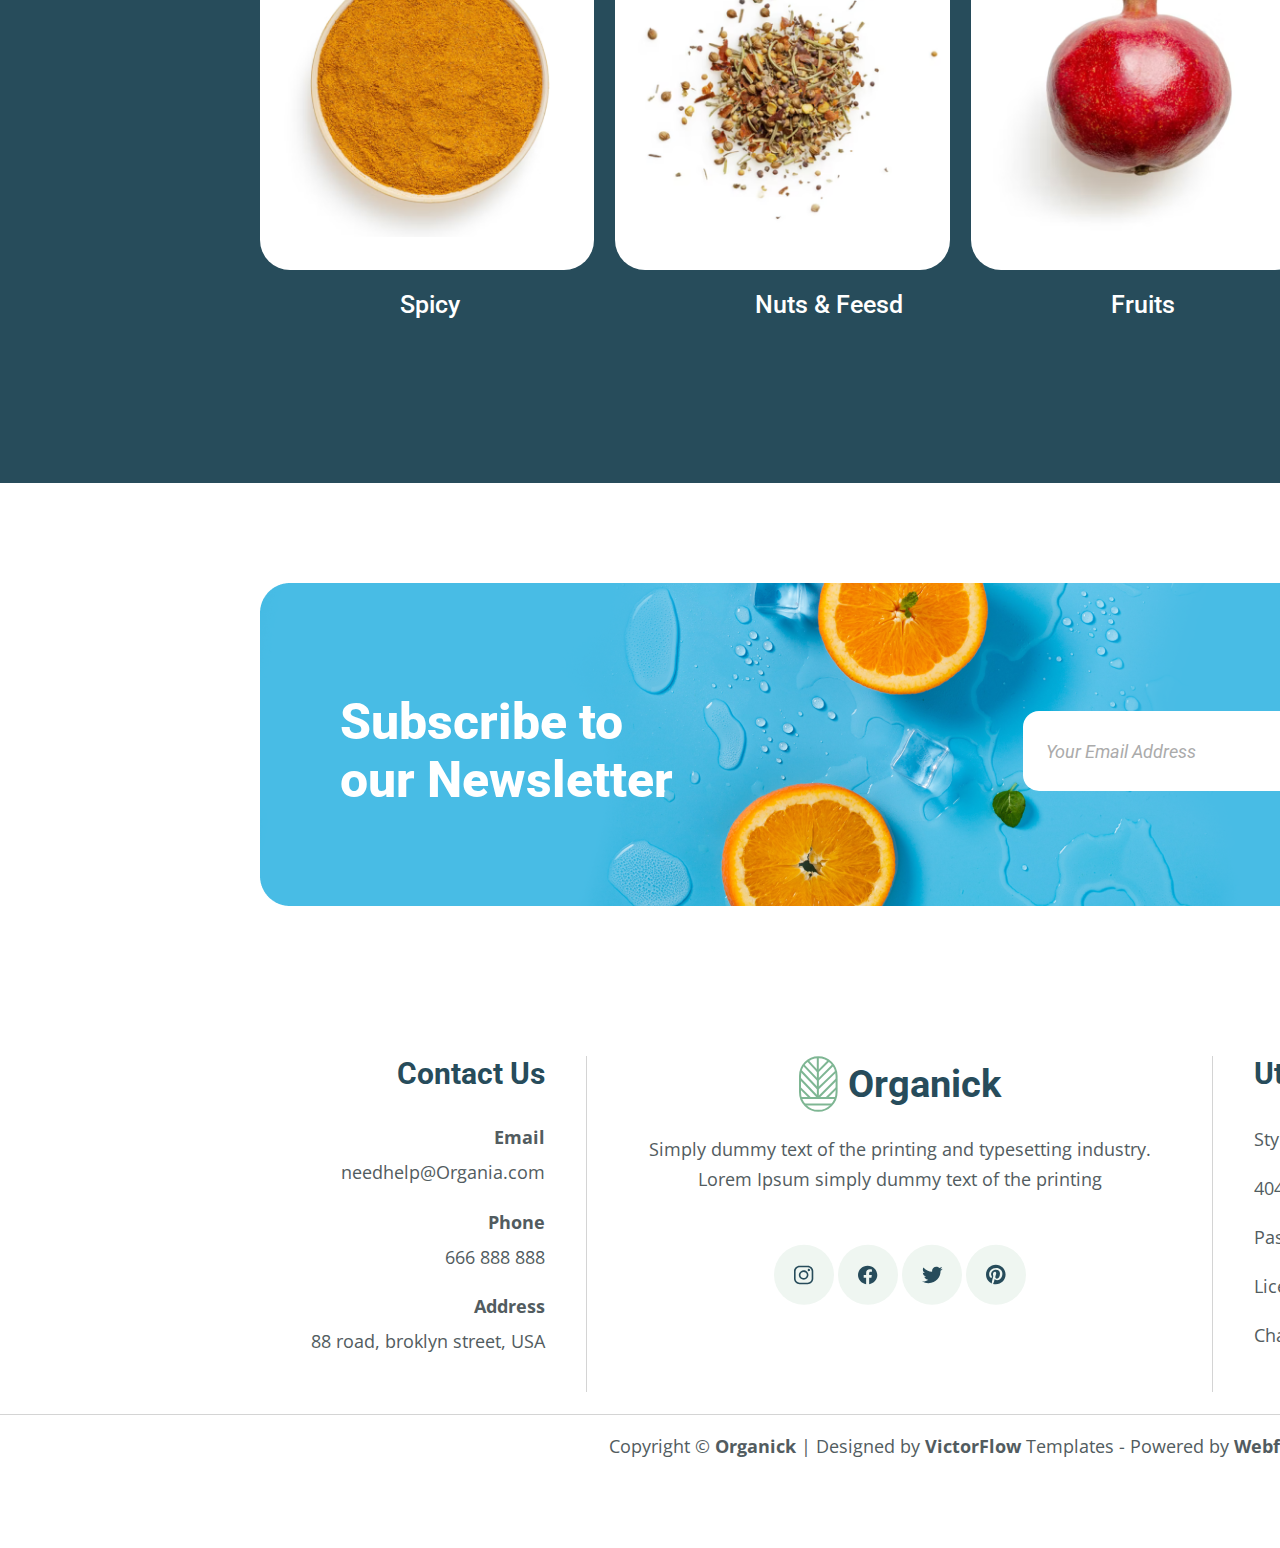
<file: about.html>
<!DOCTYPE html>
<html lang="en">
<head>
    <meta charset="UTF-8">
    <meta name="viewport" content="width=device-width, initial-scale=1.0">
    <title>About us</title>
    <link rel="stylesheet" href="style.css">
    <link rel="stylesheet" href="about.css">
</head>
<body>
    <div class="wrapper">
        <header class="header">
            <div class="header-info">
                <div class="nav">
                    <div class="logo">
                        <img src="./assets/svg/logo.svg" alt="logo">
                        <h3>Organick</h3>
                    </div>
                    <ul>
                        <li><a href="#">Home</a></li>
                        <li><a href="about.html">About</a></li>
                        <li><a href="#">Pages</a></li>
                        <li><a href="#">Shop</a></li>
                        <li><a href="#">Projects</a></li>
                        <li><a href="#">News</a></li>
                    </ul>
                </div>
                <div class="header-cart">
                    <div class="input_div">
                        <input type="text">
                        <img src="./assets/svg/search.svg" alt="search">
                    </div>
                    <div class="cart_div">
                        <img src="./assets/svg/cart.svg" alt="cart">
                        <span>cart (4)</span>
                    </div>
                </div>
            </div>
        </header>
        <main class="main__about">
            <section class="banner-about">
                <img src="./assets/images/about-banner_image.png" alt="banner-img">
                <div class="about_bacground">
                    <img src="./assets/images/about-banner_image-bacground.png" alt="baner-bacground">
                </div>
                <h2>About Us</h2>
            </section>
            <div class="about__content">
                <img src="./assets/images/about__content-img.png" alt="about__content">
                <div class="content__title">
                    <div class="content__title_headinng">
                        <div class="content__title_headinng__title">
                            <h2>About Us</h2>
                            <h3>We do Creative <br>  Things for Success</h3>
                        </div>
                        <div class="content__title_headinng__title__content">
                            <p>Simply dummy text of the printing and typesetting industry. Lorem had ceased to been the industry's standard dummy text ever since the 1500s, when an unknown printer took a galley. Simply dummy text of the printing and typesetting industry. Lorem had ceased to been the industry's standard dummy text ever since the 1500s, when an unknown printer took a galley.</p>
                            <div class="title__content__points">
                                <div class="title__content__points__icons">
                                    <div class="title__content__points__icons__img">
                                        <img src="./assets/images/Tractor.png" alt="alt-icons">
                                    </div>
                                    <h2> Modern Agriculture Equipment</h2>
                                </div>
                                <div class="title__content__points__icons">
                                    <div class="title__content__points__icons__img">
                                        <img src="./assets/images/Chemical Plant.png" alt="alt-icons">
                                    </div>
                                    <h2>No growth hormones are used</h2>
                                </div>
                            </div>
                        </div>
                    </div>
                    <button>Explore More →</button>
                </div>
            </div>
            <div class="choos-main container">
                <div class="choos-main-title">
                    <div class="choos-main-title-content">
                        <div class="choos-main-title-content-heading">
                            <div class="choos-main-title-content-heading-title">
                                <h2>Why Choose us?</h2>
                                <h3>We do not buy from the open market & traders.</h3>
                            </div>
                            <p>Simply dummy text of the printing and typesetting industry. Lorem had ceased to been the industry's standard  the 1500s, when an unknown</p>
                        </div>
                        <div class="choos-main-title-content-points">
                            <div class="choos-main-title-content-points-titles">
                                <div class="points-titles-btn">
                                        <img src="./assets/svg/points-titles-btn.svg" alt="points-svg">
                                        <p>100% Natural Products</p>
                                </div>
                                <p>Simply dummy text of the printing and typesetting industry Lorem Ipsum</p>
                            </div>
                            <div class="choos-main-title-content-points-titles">
                                <div class="points-titles-btn">
                                        <img src="./assets/svg/points-titles-btn.svg" alt="points-svg">
                                        <p>100% Natural Products</p>
                                </div>
                                <p>Filling, and temptingly healthy, our Biona Organic Granola with Wild Berries is just the thing</p>
                            </div>
                        </div>
                    </div>
                    <img src="./assets/images/choos-about.png" alt="choos-about">
                </div>
                <div class="choos-main-title-cards">
                    <div class="title-card">
                        <div class="tilte-card-img">
                            <img src="./assets/svg/card-img.svg" alt="">
                        </div>
                        <h2>Return Policy</h2>
                        <p>Simply dummy text of the printintypesetting industry.</p>
                    </div>
                    <div class="title-card">
                        <div class="tilte-card-img">
                            <img src="./assets/svg/card-img1.svg" alt="">
                        </div>
                        <h2>100% Fresh</h2>
                        <p>Simply dummy text of the printintypesetting industry.</p>
                    </div>
                    <div class="title-card">
                        <div class="tilte-card-img">
                            <img src="./assets/svg/card-img2.svg" alt="">
                        </div>
                        <h2>Support 24/7</h2>
                        <p>Simply dummy text of the printintypesetting industry.</p>
                    </div>
                    <div class="title-card">
                        <div class="tilte-card-img">
                            <img src="./assets/svg/card-img3.svg" alt="">
                        </div>
                        <h2>Secured Payment</h2>
                        <p>Simply dummy text of the printintypesetting industry.</p>
                    </div>
                </div>
            </div>
            <div class="about-team container">
                <div class="team-content"> 
                    <div class="team-content-titles">
                        <h2>Team</h2>
                        <h3>Our Organic Experts</h3>
                    </div>
                    <p>Simply dummy text of the printing and typesetting industry. Lorem had ceased to been the industry's standard dummy text ever since the 1500s, when an unknown printer took a galley.</p>
                </div>
                <div class="team-content-box">
                    <div class="box-cards">
                        <img src="./assets/images/box-cards.png" alt="">
                        <div class="box-titles">
                            <divb class="box-titles-name">
                                <h2>Giovani Bacardo</h2>
                                <h3>Farmer</h3>
                            </divb>
                            <div class="box-titles-icons">
                                <a href="https://www.facebook.com/?locale=ru_RU" target="_blank">
                                    <img src="./assets/svg/facebook1.svg" alt="alt-facebook">
                                </a>
                                <a href="https://twitter.com/?lang=ru">
                                    <img src="./assets/svg/twitter1.svg" alt="alt-twitter">
                                </a>
                            </div>
                        </div>
                    </div>
                    <div class="box-cards">
                        <img src="./assets/images/box-cards1.png" alt="">
                        <div class="box-titles">
                            <divb class="box-titles-name">
                                <h2>Marianne Loreno</h2>
                                <h3>Designer</h3>
                            </divb>
                            <div class="box-titles-icons">
                                <a href="https://www.instagram.com/" target="_blank"><img src="./assets/svg/instagram1.svg" alt="alt-instagram"></a>
                                <a href="https://www.facebook.com/?locale=ru_RU" target="_blank">
                                    <img src="./assets/svg/facebook1.svg" alt="alt-facebook">
                                </a>
                                <a href="https://twitter.com/?lang=ru">
                                    <img src="./assets/svg/twitter1.svg" alt="alt-twitter">
                                </a>
                            </div>
                        </div>
                    </div>
                    <div class="box-cards">
                        <img src="./assets/images/box-card2.png" alt="">
                        <div class="box-titles">
                            <divb class="box-titles-name">
                                <h2>Giovani Bacardo</h2>
                                <h3>Farmer</h3>
                            </divb>
                            <div class="box-titles-icons">
                                <a href="https://www.instagram.com/" target="_blank"><img src="./assets/svg/instagram1.svg" alt="alt-instagram"></a>
                                <a href="https://www.facebook.com/?locale=ru_RU" target="_blank">
                                    <img src="./assets/svg/facebook1.svg" alt="alt-facebook">
                                </a>
                                <a href="https://twitter.com/?lang=ru">
                                    <img src="./assets/svg/twitter1.svg" alt="alt-twitter">
                                </a>
                            </div>
                        </div>
                    </div>
                </div>
            </div>
            <div class="offer-product">
                <div class="offer-product-content">
                    <div class="offer-product-content-title">
                        <h2>About Us</h2>
                        <h3>What We Offer for You</h3>
                    </div>
                    <div class="offer-product-content-img">
                        <div class="content-img-box">
                            <div class="offer-product-content-img-div">
                                <img width="320px" height="300px" src="./assets/images/offer-img.png" alt="">
                            </div>
                            <h2>Spicy</h2>
                        </div>
                        <div class="content-img-box">
                            <div class="offer-product-content-img-div">
                                <img width="320px" height="300px" src="./assets/images/offer-img1.png" alt="">
                            </div>
                            <h2>Nuts & Feesd</h2>
                        </div>
                        <div class="content-img-box">
                            <div class="offer-product-content-img-div">
                                <img width="320px" height="300px" src="./assets/images/offer-img2.png" alt="">
                            </div>
                            <h2>Fruits</h2>
                        </div>
                        <div class="content-img-box">
                            <div class="offer-product-content-img-div">
                                <img width="320px" height="300px" src="./assets/images/offer-img3.png" alt="">
                            </div>
                            <h2>Vegetable</h2>
                        </div>
                    </div>
                </div>
            </div>
            <div class="newslatter container">
                <img src="./assets/images/input-img.png" alt="input-img">
                <div class="input-div">
                    <div class="input-div-heading">
                        <h2>Subscribe to our Newsletter</h2>
                    </div>
                    <div class="input-div-button">
                        <input type="text" id="latter-input"  placeholder="Your Email Address"/>
                        <button id="latter-btn">Subscribe</button>
                    </div>
                </div>
            </div>
        </main>
        <footer class="footer ">
            <div  class="footer-title container">
                <div class="footer-contact">
                    <h2>Contact Us</h2>
                    <div class="contact-footer">
                        <div class="form-footer">
                            <h2>Email</h2>
                            <p>needhelp@Organia.com</p>
                        </div>
                        <div class="form-footer">
                            <h2>Phone</h2>
                            <p>666 888 888</p>
                        </div>
                        <div class="form-footer">
                            <h2>Address</h2>
                            <p>88 road, broklyn street, USA </p>
                        </div>
                    </div>
                </div>
                <div class="footer-line"></div>
                <div class="footer-about">
                    <div class="logo-footer">
                        <img src="./assets/svg/logo.svg" alt="logo-footer">
                        <h2>Organick</h2>
                    </div>
                    <div class="content-footer">
                        <p>Simply dummy text of the printing and typesetting industry. Lorem Ipsum simply dummy text of the printing </p>
                        <div class="content-footer-a">
                            <a href="https://www.instagram.com/" target="_blank"><img src="./assets/svg/instagram.svg" alt="instagram"></a>
                            <a href="https://www.facebook.com/?locale=ru_RU" target="_blank"><img src="./assets/svg/facebook.svg" alt="facebook"></a>
                            <a href="https://twitter.com/?lang=ru" target="_blank"><img src="./assets/svg/twitter.svg" alt=""></a>
                            <a href="https://www.pinterest.com/" target="_blank"><img src="./assets/svg/pinteres.svg" alt=""></a>
                        </div>
                    </div>
                </div>
                <div class="footer-line"></div>
                <div class="footer-page">
                    <h2>Utility Pages</h2>
                    <div class="footer-page-title">
                        <p>Style Guide</p>
                        <p>404 Not Found</p>
                        <p>Password Protected</p>
                        <p>Licences</p>
                        <p>Changelog</p>
                    </div>
                </div>
            </div>
            <div class="footer-div-line"></div>
            <div class="footer-Organick">Copyright © <span>Organick</span> | Designed by <span>VictorFlow</span> Templates - Powered by <span>Webflow</span></div>
        </footer>
    </div>
</body>
</html>
</file>
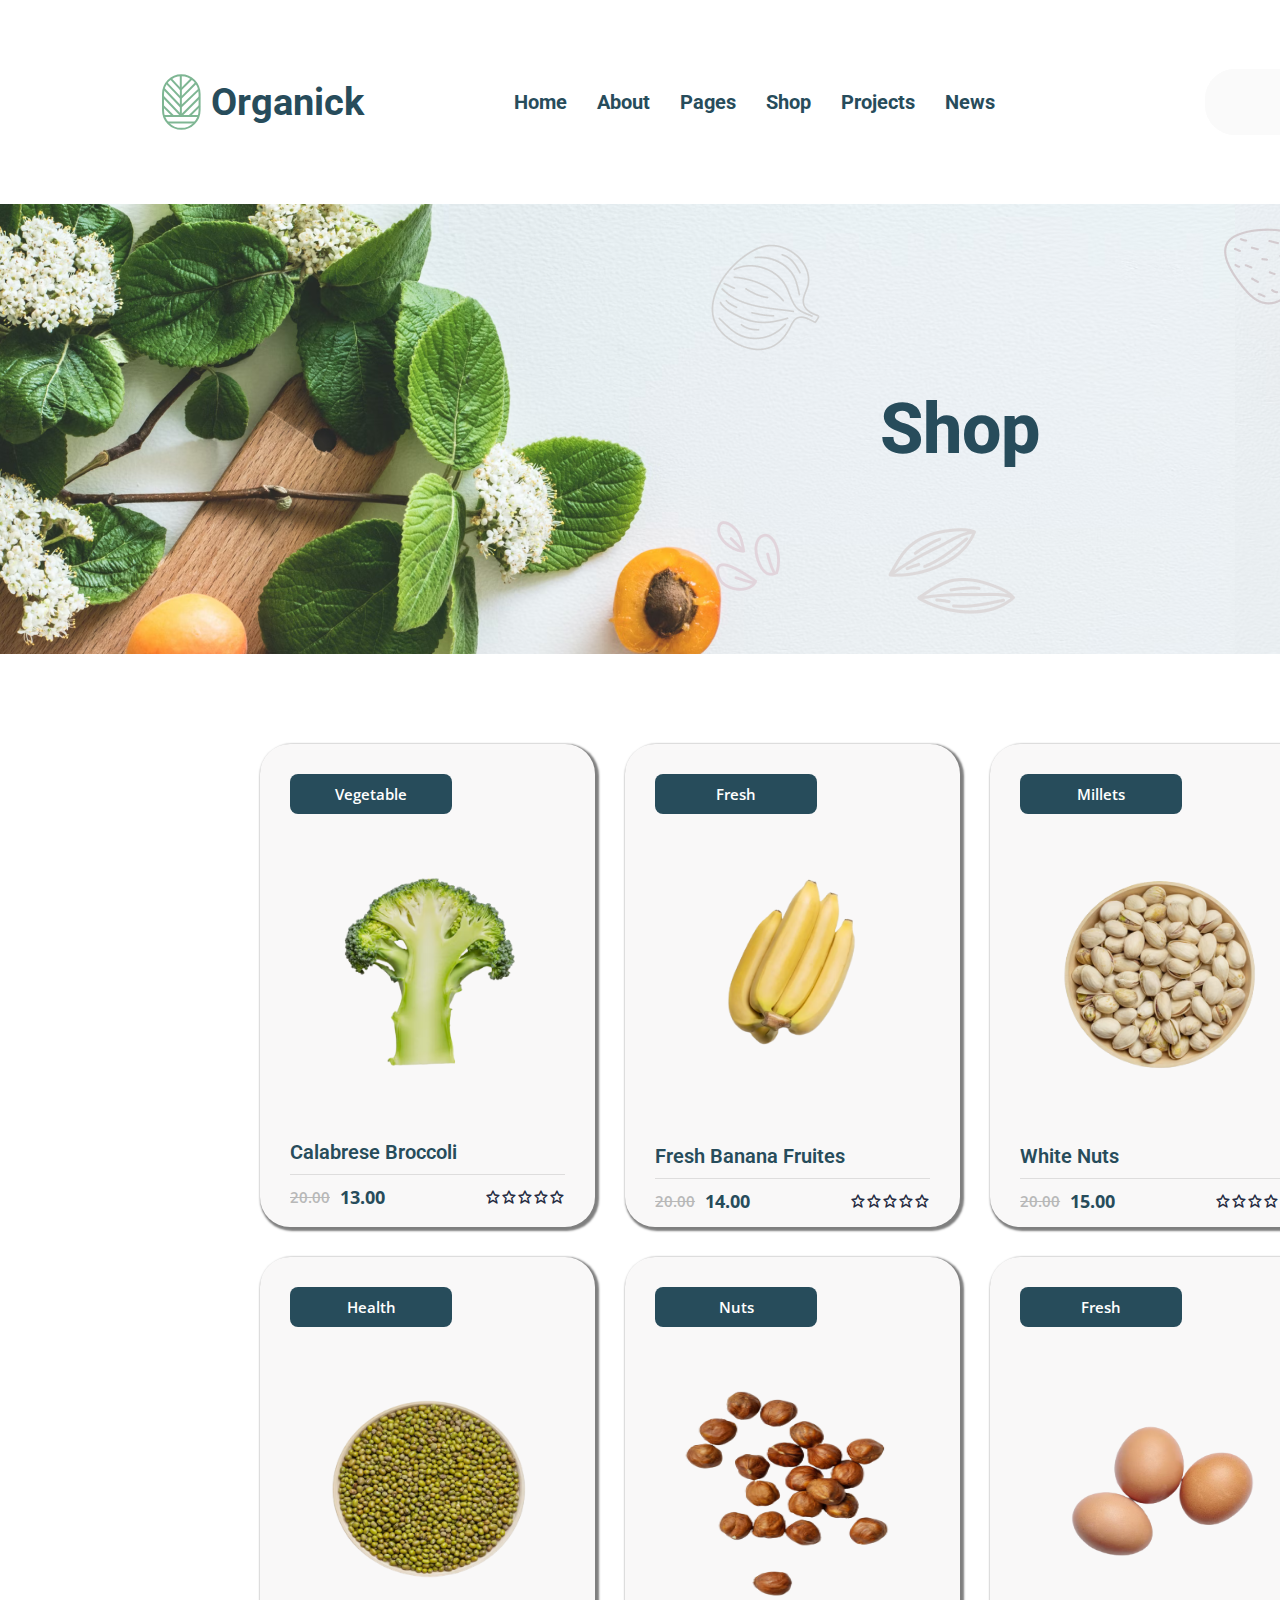
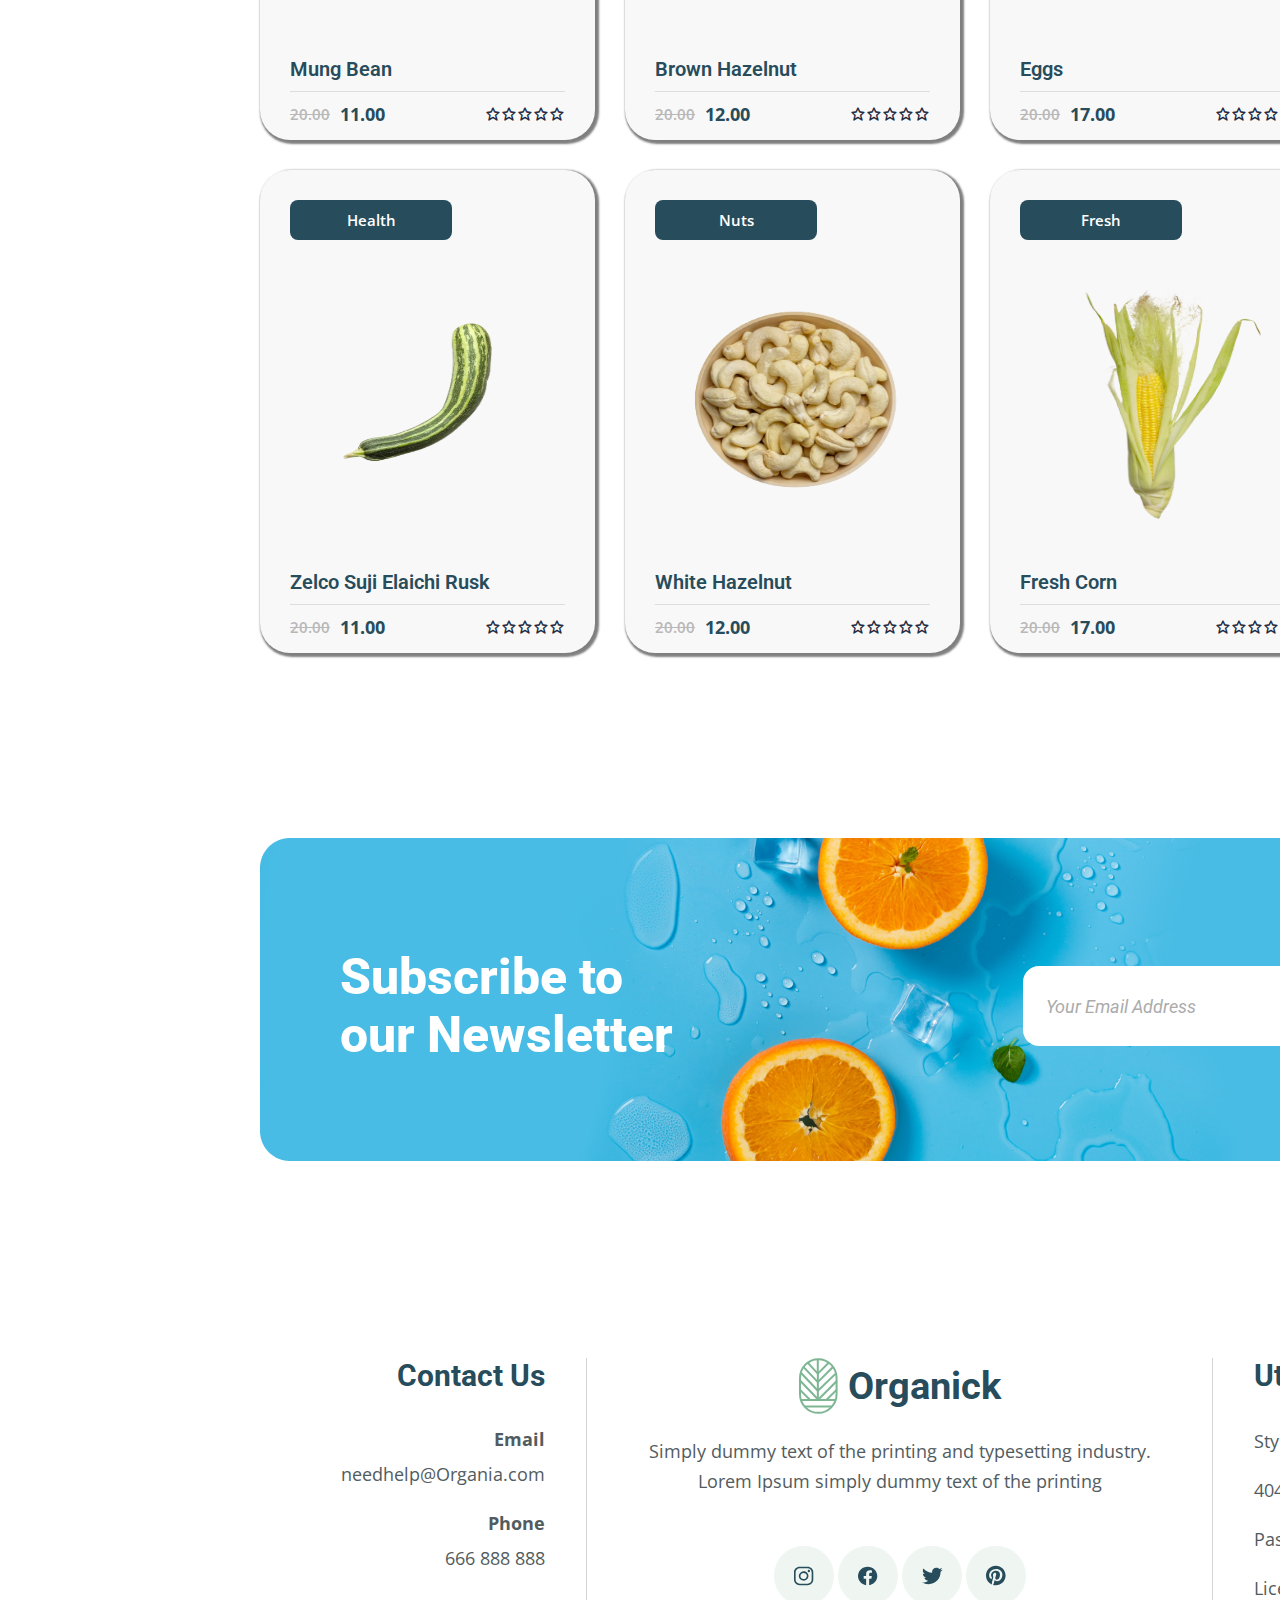
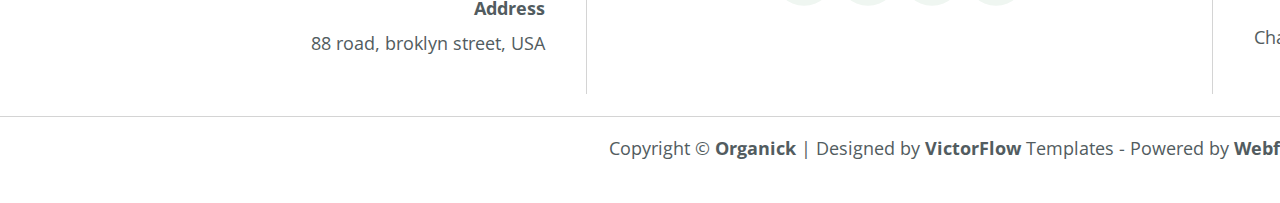
<file: shop.html>
<!DOCTYPE html>
<html lang="en">
<head>
    <meta charset="UTF-8">
    <meta name="viewport" content="width=device-width, initial-scale=1.0">
    <title>Document</title>
    <link rel="stylesheet" href="style.css">
    <link rel="stylesheet" href="shop.css">
    <link href='https://unpkg.com/boxicons@2.1.4/css/boxicons.min.css' rel='stylesheet'>
</head>
<body>
    <div class="wrapper">
       <header class="header">
            <div class="header-info">
                <div class="nav">
                    <div class="logo">
                        <img src="./assets/svg/logo.svg" alt="logo">
                        <h3>Organick</h3>
                    </div>
                    <ul>
                        <li><a href="index.html">Home</a></li>
                        <li><a href="about.html">About</a></li>
                        <li><a href="shop.html">Pages</a></li>
                        <li><a href="#">Shop</a></li>
                        <li><a href="#">Projects</a></li>
                        <li><a href="#">News</a></li>
                    </ul>
                </div>
                <div class="header-cart">
                    <div class="input_div">
                        <input type="text">
                        <img src="./assets/svg/search.svg" alt="search">
                    </div>
                    <div class="cart_div">
                        <img src="./assets/svg/cart.svg" alt="cart">
                        <span>cart (4)</span>
                        <div class="cart-shopping">
                            <div class="delete">
                                <p>clear</p>
                            </div>
                        </div>
                    </div>
                </div>
            </div>
        </header>
        <main class="main__shop">
            <div class="shop__banner">
                <img src="./assets/images/shop__banners.png" alt="banner">
                <h2>Shop</h2>
            </div>
            <div id="shop" class="shop__content container">
                <!-- <div class="card-shop">
                    <span class="variant">Vegetable</span>
                    <img src="./assets/images/1.png" alt="">
                    <div class="shop__title">
                        <h2>Calabrese Broccoli</h2>
                        <div class="shop__price">
                            <div class="shop-price">
                                <span>$ 20.00</span>
                                <p>$ 15.00</p>
                            </div>
                            <div class="star">
                                <i class='bx bx-star'></i>
                                <i class='bx bx-star'></i>
                                <i class='bx bx-star'></i>
                                <i class='bx bx-star'></i>
                                <i class='bx bx-star'></i>
                            </div>
                        </div>
                    </div>
                </div> -->
            </div>
            <div class="newslatter container">
                <img src="./assets/images/input-img.png" alt="input-img">
                <div class="input-div">
                    <div class="input-div-heading">
                        <h2>Subscribe to our Newsletter</h2>
                    </div>
                    <div class="input-div-button">
                        <input type="text" id="latter-input"  placeholder="Your Email Address"/>
                        <button id="latter-btn">Subscribe</button>
                    </div>
                </div>
            </div>
        </main> 
        <footer class="footer ">
            <div  class="footer-title container">
                <div class="footer-contact">
                    <h2>Contact Us</h2>
                    <div class="contact-footer">
                        <div class="form-footer">
                            <h2>Email</h2>
                            <p>needhelp@Organia.com</p>
                        </div>
                        <div class="form-footer">
                            <h2>Phone</h2>
                            <p>666 888 888</p>
                        </div>
                        <div class="form-footer">
                            <h2>Address</h2>
                            <p>88 road, broklyn street, USA </p>
                        </div>
                    </div>
                </div>
                <div class="footer-line"></div>
                <div class="footer-about">
                    <div class="logo-footer">
                        <img src="./assets/svg/logo.svg" alt="logo-footer">
                        <h2>Organick</h2>
                    </div>
                    <div class="content-footer">
                        <p>Simply dummy text of the printing and typesetting industry. Lorem Ipsum simply dummy text of the printing </p>
                        <div class="content-footer-a">
                            <a href="https://www.instagram.com/" target="_blank"><img src="./assets/svg/instagram.svg" alt="instagram"></a>
                            <a href="https://www.facebook.com/?locale=ru_RU" target="_blank"><img src="./assets/svg/facebook.svg" alt="facebook"></a>
                            <a href="https://twitter.com/?lang=ru" target="_blank"><img src="./assets/svg/twitter.svg" alt=""></a>
                            <a href="https://www.pinterest.com/" target="_blank"><img src="./assets/svg/pinteres.svg" alt=""></a>
                        </div>
                    </div>
                </div>
                <div class="footer-line"></div>
                <div class="footer-page">
                    <h2>Utility Pages</h2>
                    <div class="footer-page-title">
                        <p>Style Guide</p>
                        <p>404 Not Found</p>
                        <p>Password Protected</p>
                        <p>Licences</p>
                        <p>Changelog</p>
                    </div>
                </div>
            </div>
            <div class="footer-div-line"></div>
            <div class="footer-Organick">Copyright © <span>Organick</span> | Designed by <span>VictorFlow</span> Templates - Powered by <span>Webflow</span></div>
        </footer>
    </div>
    <script src="shop.js"></script>
</body>
</html>
</file>
<file: style.css>
@import url('https://fonts.googleapis.com/css2?family=Open+Sans:wght@400;500;600&family=Roboto:wght@400;500;700&family=Yellowtail&display=swap');
*,
*::before,
*::after {
    padding: 0;
    margin: 0;
    border: 0;
    box-sizing: border-box;
}

a {
    text-decoration: none;
}

ul,
ol,
li {
    list-style: none;
}

img {
    vertical-align: top;
}

h1,
h2,
h3,
h4,
h5,
h6 {
    font-weight: inherit;
    font-size: inherit;
}

html,
body {
    height: 100%;
    line-height: 1;
    font-size: 16px;
    color: #252b42;
    font-weight: 500;
}
.wrapper {
    width: 1920px;
    height: auto;
    margin: 0 auto;
}
.container {
    width: 1400px;
    margin: 0 auto;
}
/* ---------------------- */
.header {
    display: inline-flex;
    flex-direction: column;
    padding: 69px 162px;
    gap: 10px;
    align-items: center;
    background-color: rgba(255, 255, 255, 0.90);
}
.header-info {
    display: flex;
    align-items: center;
    width: 1595.791px;
    gap: 130px;
}
.nav {
    display: flex;
    align-items: center;
    width: 912.791px;
    flex-shrink: 0;
    gap: 150px;
}
.header-cart {
    display: flex;
    justify-content: flex-end;
    width: 553px;
    gap: 18px;
    align-items: center;
    flex-shrink: 0;
}
.logo {
    display: flex;
    align-items: center;
    gap: 10px;
}
.logo h3 {
    color: #274C5B;
    font-size: 38px;
    font-family: Roboto;
    font-weight: 700;
    font-style: normal;
    line-height: normal;
}
.nav ul {
    display: inline-flex;
    align-items: center;
    gap: 30px;
}
.nav ul li a {
    color: #274C5B;
    font-size: 20px;
    font-family: Roboto;
    font-weight: 700;
    font-style: normal;
    line-height: normal;
}
.input_div {
    width: 376px;
    flex-shrink: 0;
    height: 66px;
    border-radius: 30px;
    background-color: #FAFAFA;
    display: flex;
    justify-content: space-between;
}
.input_div input {
    width: 300px;
    background-color: #FAFAFA;
    border-radius: 30px;
    border: none;
    font-size: 20px;
    padding: 0 15px;
    outline: none;
}
.cart_div {
    width: 159px;
    flex-shrink: 0;
    height: 66px;
    background-color: #FAFAFA;
    border-radius: 30px;
    display: flex;
    align-items: center;
    gap: 15px;
    position: relative;
}
.cart_div span {
    color: #274C5B;
    font-size: 18px;
    font-family: Roboto;
    font-weight: 600;
    font-style: normal;
    line-height: normal;
}
/* ------------cart-shopping------------- */
.cart-shopping {
    width: 400px;
    height: 500px;
    background-color: #fff;
    position: absolute;
    z-index: 1;
    right: 0;
    top: 0;
    box-shadow: 3px 4px 1px rgba(0, 0, 0, 0.5);
    display: none;
}
.section {
    position: relative;
}
.section-div {
    position: absolute;
    top: 0;
}
.section-content {
    position: absolute;
    top: 304px;
    left: 260px;
}
.section-content-title {
    display: flex;
    flex-direction: column;
    width: 530px;
    gap: 8px;
    align-items: flex-start;
}
.section-content-title h2 {
    color: #68A47F;
    font-size: 36px;
    font-family: Yellowtail;
    font-weight: 400;
    font-style: normal;
    line-height: normal;
}
.section-content-title h3 {
    width: 530px;
    color: #274C5B;
    font-size: 70px;
    font-family: Roboto;
    font-weight: 800;
    font-style: normal;
    line-height: normal;
}
.section-content-button {
    width: 220px;
    height: 79px;
    display: flex;
    flex-direction: column;
    padding: 28px 39px;
    align-items: center;
    justify-content: center;
    gap: 10px;
    border-radius: 16px;
    background-color: #efd372;
}
.section-content-button-text {
    display: flex;
    align-items: center;
    justify-content: center;
    gap: 10px;
}
.section-content-button-text h2 {
    color: #274C5B;
    font-size: 20px;
    font-family: Roboto;
    font-weight: 700;
    font-style: normal;
    line-height: normal;
}
.offer-banner {
    display: flex;
    align-items: center;
    gap: 36px;
    margin: 0 auto;
    margin-top: 150px;
}
.offer-banner-img-title {
    position: relative;
}
.offer-banner-img-title-position {
    position: absolute;
    top: 158px;
    left: 100px;
}
.offer-banner-img-title-position h2 {
    color: #FFF;
    font-size: 36px;
    font-family: Yellowtail;
    font-weight: 400;
    font-style: normal;
    line-height: normal;
}
.offer-banner-img-title-position h3 {
    width: 277px;
    color: #FFF;
    font-size: 40px;
    font-family: Roboto;
    font-weight: 800;
    font-style: normal;
    line-height: normal;
}
.offer-banner-img-title-position h5 {
    color: #7EB693;
    font-size: 36px;
    font-family: Yellowtail;
    font-style: normal;
    font-weight: 400;
    line-height: normal;
}
.offer-banner-img-title-position h4 {
    width: 277px;
    color: #274C5B;
    font-size: 40px;
    font-family: Roboto;
    font-weight: 800;
    font-style: normal;
    line-height: normal;
}
/* ------------------------ */
.about {
    margin-top: 100px;
    width: 1920px;
    height: 1067px;
    flex-shrink: 0;
    background-color: #F9F8F8;
    position: relative;
}
.about-content {
    display: flex;
    flex-direction: column;
    width: 702px;
    gap: 46px;
    align-items: flex-start;
    position: absolute;
    top: 186px;
    left: 850px;
}
.about-content_position {
    display: flex;
    flex-direction: column;
    width: 702px;
    gap: 14px;
    align-items: flex-start;
}
.about-content_position p {
    width: 690px;
    color: #525C60;
    font-size: 18px;
    font-family: Open Sans;
    font-weight: 400;
    font-style: normal;
    line-height: 165.4%; 
}
.about-content_position-div {
    display: flex;
    flex-direction: column;
    width: 702px;
    gap: 8px;
    align-items: flex-start;
}
.about-content_position-div h2 { 
    color: #7EB693;
    font-size: 36px;
    font-family: Yellowtail;
    font-weight: 400;
    font-style: normal;
    line-height: normal;
}
.about-content_position-div h3 {
    color: #274C5B;
    font-size: 50px;
    font-family: Roboto;
    font-weight: 800;
    font-style: normal;
    line-height: normal;
}
.points {
    display: flex;
    flex-direction: column;
    width: 564px;
    gap: 30px;
    align-items: flex-start;
}
.points_content {
    display: flex;
    align-items: center;
    width: 564px;
    gap: 19px;
}
.points_content .icon {
    width: 101px;
    height: 101px;
    flex-shrink: 0;
}
.icon-div {
    width: 101px;
    height: 101px;
    flex-shrink: 0;
    border-radius: 20px;
    background-color: #FFF;
}
.icon-div img {
    margin-top: 25px;
    margin-left: 27px;
}
.points-icon {
    display: flex;
    flex-direction: column;
    width: 444px;
    gap: 7px;
    align-items: flex-start;
    flex-shrink: 0;
}
.points-icon h2 {
    color: #274C5B;
    font-size: 25px;
    font-family: Roboto;
    font-weight: 800;
    font-style: normal;
    line-height: normal;
}
.points-icon p {
    color: #525C60;
    font-size: 18px;
    font-family: Open Sans;
    font-weight: 400;
    font-style: normal;
    line-height: 165.4%; 
}
.about-content button {
    display: flex;
    padding: 28px 39px;
    width: 220px;
    justify-content: center;
    flex-direction: column;
    align-items: center;
    gap: 10px;
    border-radius: 16px;
    background-color: #274C5B;
}
.div-btn {
    display: flex;
    gap: 10px;
}
.div-btn h2 {
    color: #FFF;
    font-size: 20px;
    font-family: Roboto;
    font-weight: 700;
    font-style: normal;
    line-height: normal;
}
/* --------------------- */
.shop {
    display: flex;
    width: 1400.361px;
    flex-direction: column;
    align-items: center;
    gap: 40px;
    margin: 0 auto;
    margin-top: 100px;
}
.heading {
    display: flex;
    width: 298px;
    flex-direction: column;
    align-items: center;
    gap: 8px;
}
.heading h2 {
    color: #7EB693;
    font-family: Yellowtail;
    font-size: 36px;
    font-style: normal;
    font-weight: 400;
    line-height: normal;
}
.heading h3 {
    color: #274C5B;
    text-align: center;
    font-family: Roboto;
    font-size: 50px;
    font-style: normal;
    font-weight: 800;
    line-height: normal;
}
.shop-content-product {
    display: flex;
    width: 1400.361px;
    flex-direction: column;
    align-items: center;
    gap: 20px;
}
.shop-content-product-box {
    display: flex;
    width: 1400.361px;
    justify-content: center;
    align-items: flex-start;
    flex-wrap: wrap;
    gap: 20px;
}
.box {
    width: 335px;
    height: 483px;
    flex-shrink: 0;
    border-radius: 30px;
    background-color: #f9f8f9;
    position: relative;
}
.box img {
    margin-top: 30px;
}
.rating h2 {
    color: #274C5B;
    font-family: Roboto;
    font-size: 20px;
    font-style: normal;
    font-weight: 600;
    line-height: normal;
}
.rating-div {
    width: 278px;
    display: flex;
    align-items: center;
    justify-content: space-between;
    border-top: 1px solid #dedddd;
}
.rating {
    display: flex;
    flex-direction: column;
    gap: 13px;
    margin-left: 20px;
    margin-top: 20px;
}
.rating-div-price {
    padding: 1px 9px;
    display: flex;
    align-items: center;
    gap: 8px;
}
.rating-div-price span {
    color: #B8B8B8;
    text-align: center;
    font-family: Open Sans;
    font-size: 15px;
    font-style: normal;
    font-weight: 600;
    line-height: normal;
    text-decoration: line-through;
}
.rating-div-price p {
    color: #274C5B;
    text-align: center;
    font-family: Open Sans;
    font-size: 18px;
    font-style: normal;
    font-weight: 700;
    line-height: normal;
}
.tags {
    display: flex;
    padding: 5px 12px 6px 12px;
    justify-content: center;
    align-items: center;
    border-radius: 8px;
    background-color: #274C5B;
    gap: 10px;
    position: absolute; 
    top: 34px;
    left: 42px;
}
.tags h2 {
    color: #FFF;
    text-align: center;
    font-family: Open Sans;
    font-size: 15px;
    font-style: normal;
    font-weight: 600;
    line-height: normal;
}
.shop button {
    display: flex;
    padding: 28px 49px 28px 46px;
    flex-direction: column;
    justify-content: center;
    align-items: center;
    gap: 10px;
    border-radius: 16px;
    background-color: #274C5B;
}
.btn-text {
    display: flex;
    justify-content: center;
    align-items: center;
    gap: 10px;
}
.btn-text h2 {
    color: #FFF;
    font-family: Roboto;
    font-size: 20px;
    font-style: normal;
    font-weight: 700;
    line-height: normal;
} 
.testimonial-div {
    margin-top: 200px;
    width: 1920px;
    height: 1267px;
    flex-shrink: 0;
    position: relative;
}
.testimonial-div-title {
    display: flex;
    width: 1108px;
    flex-direction: column;
    align-items: center;
    gap: 102px;
    text-align: center;
    position: absolute;
    top: 221px;
    left: 400px;
}
.testimonial-div-title-content {
    display: flex;
    width: 780px;
    flex-direction: column;
    align-items: center;
    gap: 60px;
}
.testimonial-div-title-content-heading {
    width: 633px;
    height: 116px;
}
.testimonial-div-title-content-heading  h2 {
    color: #7EB693;
    font-family: Yellowtail;
    font-size: 36px;
    font-style: normal;
    font-weight: 400;
    line-height: normal;
}
.testimonial-div-title-content-heading h3 {
    color: #274C5B;
    text-align: center;
    font-family: Roboto;
    font-size: 50px;
    font-style: normal;
    font-weight: 800;
    line-height: normal;
}
.testimonial-div-title-content-review {
    display: flex;
    width: 780px;
    flex-direction: column;
    align-items: center;
    gap: 20px;
}
.review-img {
    width: 115px;
    height: 115px;
}
.review-content {
    display: flex;
    width: 780px;
    flex-direction: column;
    align-items: center;
    gap: 25px;
}
.review-content p {
    width: 780px;
    color: #525C60;
    text-align: center;
    font-family: Open Sans;
    font-size: 18px;
    font-style: normal;
    font-weight: 400;
    line-height: 165.4%;
}
.review-name {
    display: flex;
    width: 126px;
    flex-direction: column;
    align-items: center;
    gap: 19px;
}
.review-name-title {
    display: flex;
    width: 126px;
    flex-direction: column;
    align-items: center;
}
.review-name-title h2 {
    color: #274C5B;
    font-family: Roboto;
    font-size: 25px;
    font-style: normal;
    font-weight: 600;
    line-height: normal;
}
.review-name-title p {
    color: #525C60;
    font-family: Open Sans;
    font-size: 15px;
    font-style: normal;
    font-weight: 400;
    line-height: 165.4%;
}
.testimonial-div-title-line {
    width: 1108px;
    height: 1px;
    background-color: #e0e0e0;
}
.testimonial-div-title-counters {
    display: flex;
    width: 1030px;
    justify-content: center;
    align-items: flex-start;
    gap: 62px;
}
.counters-border {
    width: 211px;
    height: 211px;
    flex-shrink: 0;
    background-color: #dedddd;
    border: 1px solid #7EB693;
    border-radius: 50%;
}
.counters-border p {
    color: #274C5B;
    text-align: center;
    font-family: Roboto;
    font-size: 50px;
    font-style: normal;
    font-weight: 800;
    line-height: normal;
    margin-top: 60px;
    margin-left: 10px;
}
.counters-border h2 {
    color: #274C5B;
    text-align: center;
    font-family: Open Sans;
    font-size: 18px;
    font-style: normal;
    font-weight: 600;
    line-height: 165.4%;
}
.section-offer {
    width: 1920px;
    height: 1050px;
    flex-shrink: 0;
    background-color: #274C5B;
}
.offer-title {
    display: flex;
    width: 1400.361px;
    flex-direction: column;
    align-items: center;
    gap: 50px;
    padding: 201px ;
    margin-left: 270px;
}
.offer-title-text {
    width: 1400px;
    height: 116px;
}
.offer-title-text-content {
    display: flex;
    width: 1400px;
    align-items: flex-end;
    gap: 564px;
}
.offer-title-text-content-heading {
    display: flex;
    width: 580px;
    flex-direction: column;
    align-items: flex-start;
    gap: 8px;
    flex-shrink: 0;
}
.offer-title-text-content-heading h2 {
    color: #7EB693;
    font-family: Yellowtail;
    font-size: 36px;
    font-style: normal;
    font-weight: 400;
    line-height: normal;
}
.offer-title-text-content-heading h3 {
    color: #FFF;
    font-family: Roboto;
    font-size: 50px;
    font-style: normal;
    font-weight: 800;
    line-height: normal;
} 
.offer-title-text-content-button {
    display: flex;
    padding: 28px 39px;
    flex-direction: column;
    justify-content: center;
    align-items: center;
    gap: 10px;
    border-radius: 16px;
    background-color: #efd372;
}
.offer-title-text-content-button-div {
    display: flex;
    justify-content: center;
    align-items: center;
    gap: 10px;
}
.offer-title-text-content-button-div p {
    color: #274C5B;
    font-family: Roboto;
    font-size: 20px;
    font-style: normal;
    font-weight: 700;
    line-height: normal;
}
.offer-title-content {
    display: flex;
    width: 1400.361px;
    align-items: flex-start;
    gap: 20px;
}
.offer-title-content-box {
    width: 335.09px;
    height: 483px;
    flex-shrink: 0;
    border-radius: 30px;
    background-color: #f9f8f8;
}
.content-box-img {
    width: 335px;
    height: 400px;
}
.content-box-img img {
    width: 100%;
    height: 100%;
}
.content-box-title {
    width: 279px;
    display: flex;
    flex-direction: column;
    gap: 13px;
    margin-left: 20px;
}
.content-box-title h2 {
    color: #274C5B;
    font-family: Roboto;
    font-size: 20px;
    font-style: normal;
    font-weight: 600;
    line-height: normal;
}
.content-box-title-line {
    border-top: 1px solid #e0e0e0;
    display: flex;
    justify-content: space-between;
    padding: 10px;
}
.content-box-title-line-price {
    width: 100%;
    height: 25px;
    display: flex;
    align-items: center;
    gap: 10px;
}
.content-box-title-line-price p {
    color: #B8B8B8;
    font-family: Open Sans;
    font-size: 15px;
    font-style: normal;
    font-weight: 600;
    line-height: normal;
    text-decoration: line-through;
}
.content-box-title-line-price span {
    color: #274C5B;
    text-align: center;
    font-family: Open Sans;
    font-size: 18px;
    font-style: normal;
    font-weight: 700;
    line-height: normal;
}
.nature {
    width: 1660px;
    height: 931px;
    flex-shrink: 0;
    position: relative;
}
.nature-content {
    position: absolute;
    width: 789px;
    height: 723px;
    flex-shrink: 0;
    background-color: #FFF;
    border-radius: 30px;
    top: 178px;
    left: 800px;
}
.nature-content-div {
    padding: 100px;
    display: flex;
    width: 700px;
    flex-direction: column;
    align-items: flex-start;
    gap: 35px;
}
.nature-content-div-heading h2 {
    color: #7EB693;
font-family: Yellowtail;
font-size: 36px;
font-style: normal;
font-weight: 400;
line-height: normal;
}
.nature-content-div-heading h3 {
    color: #274C5B;
    font-family: Roboto;
    font-size: 50px;
    font-style: normal;
    font-weight: 800;
    line-height: normal;
}
.nature-content-div-points {
    display: flex;
    width: 635px;
    flex-direction: column;
    align-items: flex-start;
    gap: 35px;
}
.nature-content-div-points-title {
    display: flex;
    width: 635px;
    flex-direction: column;
    align-items: flex-start;
    gap: 7px;
}
.nature-content-div-points-title h2 {
    color: #274C5B;
    font-family: Roboto;
    font-size: 25px;
    font-style: normal;
    font-weight: 500;
    line-height: normal;
}
.nature-content-div-points-title p {
    color: #525C60;
    font-family: Open Sans;
    font-size: 18px;
    font-style: normal;
    font-weight: 400;
    line-height: 165.4%;
}
.gallery-div {
    display: inline-flex;
    padding: 187px 0px;
    flex-direction: column;
    align-items: center;
    gap: 10px;
    background-color: #f1f8f4;
}
.gallery-div-title {
    display: flex;
    width: 1920px;
    justify-content: center;
    align-items: flex-start;
    gap: 42px;
    /* position: relative; */
}
.div-title-title {
    width: 612px;
    height: 583px;
    flex-shrink: 0;
    position: relative;
}
.div-title-title button {
    display: inline-flex;
    padding: 33px 83px 34px 83px;
    justify-content: center;
    align-items: center;
    gap: 10px;
    border-radius: 20px;
    background-color: #fff;
    color: #274C5B;
    font-family: Roboto;
    font-size: 25px;
    font-style: normal;
    font-weight: 500;
    line-height: normal;
    position: absolute;
    left: 30%;
    top: 42%;
}
/* ---------------------- */
.blog {
    width: 1400px;
    height: 815px;
    flex-shrink: 0;
    margin-top: 177px;
    display: flex;
    flex-direction: column;
    gap: 48px;
    position: relative;
}
.blog-content {
    display: inline-flex;
    align-items: flex-end;
    gap: 478px;
}
.blog-content button {
    display: flex;
    padding: 28px 45px 29px 45px;
    flex-direction: column;
    justify-content: center;
    align-items: center;
    gap: 10px;
    border-radius: 16px;
    border: 2px solid #274C5B;
    background-color: #fff;
}
.blog-btn {
    display: flex;
    align-items: center;
    gap: 9px;
}
.blog-btn h2 {
    color: #274C5B;
    font-family: Roboto;
    font-size: 18px;
    font-style: normal;
    font-weight: 700;
    line-height: normal;
}
.blog-heading {
    display: flex;
    width: 702px;
    flex-direction: column;
    align-items: flex-start;
    gap: 8px;
}
.blog-heading h2 {
    color: #7EB693;
    font-family: Yellowtail;
    font-size: 36px;
    font-style: normal;
    font-weight: 400;
    line-height: normal;
}
.blog-heading h3 {
    color: #274C5B;
    font-family: Roboto;
    font-size: 50px;
    font-style: normal;
    font-weight: 800;
    line-height: normal;
}
.blog-div {
    display: inline-flex;
    align-items: flex-start;
    gap: 46px;
}
.div-blog-title {
    width: 677px;
    height: 592px;
    position: relative;
}
.div-blog-title img {
    border-radius: 30px;
}
.blog-text {
    display: inline-flex;
    padding: 46px 57px 60px 57px;
    flex-direction: column;
    align-items: center;
    gap: 10px;
    border-radius: 31px 34px 30px 30px;
    background-color: #fff;
    box-shadow: 0px 20px 35px 0px rgba(167, 167, 167, 0.25);
    position: absolute;
    left: 35px;
    bottom: -50px;
}
.blog-text-content {
    display: flex;
    width: 499px;
    flex-direction: column;
    align-items: flex-start;
    gap: 15px;
}
.admin {
    width: 150px;
    height: 21px;
    display: flex;
    align-items: center;
    gap: 10px;
}
.admin h2 {
    color: #274C5B;
    font-family: Roboto;
    font-size: 18px;
    font-style: normal;
    font-weight: 400;
    line-height: normal;
}
.display-text {
    display: flex;
    width: 465px;
    flex-direction: column;
    align-items: flex-start;
    gap: 2px;
}
.display-text h2 {
    color: #274C5B;
    font-family: Roboto;
    font-size: 25px;
    font-style: normal;
    font-weight: 800;
    line-height: normal;
}
.display-text p {
    width: 444px;
    height: 62px;
    color: #525C60;
    font-family: Open Sans;
    font-size: 18px;
    font-style: normal;
    font-weight: 400;
    line-height: 165.4%;
}
.blog-text-content button {
    display: flex;
    padding: 28px 47px 29px 47px;
    flex-direction: column;
    justify-content: center;
    align-items: center;
    gap: 10px;
    border-radius: 16px;
    background-color: #efd372;
}
.blog-div-btn {
    display: flex;
    justify-content: center;
    align-items: center;
    gap: 9px;
}
.blog-div-btn {
    color: #274C5B;
    font-family: Roboto;
    font-size: 20px;
    font-style: normal;
    font-weight: 700;
    line-height: normal;
}
.blog-date {
    width: 82px;
    height: 82px;
    flex-shrink: 0;
    border-radius: 50%;
    background-color: #fff;
    position: absolute;
    top: 46px;
    left: 30px;
}
.blog-date p {
    text-align: center;
    margin-top: 10px;
    color: #274C5B;
    text-align: center;
    font-family: Roboto;
    font-size: 25px;
    font-style: normal;
    font-weight: 800;
    line-height: normal;
}
.blog-date span {
    color: #274C5B;
    font-family: Roboto;
    font-size: 20px;
    font-style: normal;
    font-weight: 800;
    line-height: normal;
}
.newslatter {
    width: 1400px;
    height: 323px;
    flex-shrink: 0;
    margin-top: 185px;
    position: relative;
}
.input-div {
    display: flex;
    width: 1258px;
    align-items: center;
    gap: 326px;
    position: absolute;
    top: 110px;
    left: 80px;
}
.input-div-heading {
    width: 357px;
    top: 0;
}
.input-div-heading h2 {
    color: #fff;
    font-family: Roboto;
    font-size: 50px;
    font-style: normal;
    font-weight: 800;
    line-height: normal;
}
.input-div-button {
    display: flex;
    width: 575px;
    justify-content: flex-end;
    align-items: center;
    gap: 6px;
    flex-shrink: 0;
}
.input-div-button input {
    width: 349px;
    height: 80px;
    flex-shrink: 0;
    outline: none;
    border-radius: 16px;
    background-color: #fff;
    padding: 0 23px;
    font-size: 20px;
}
.input-div-button input::placeholder {
    color: #ABABAB;
    font-family: Roboto;
    font-size: 18px;
    font-style: italic;
    font-weight: 400;
    line-height: normal;
}
.input-div-button button {
    display: flex;
    width: 220px;
    padding: 28px 47px 29px 47px;
    flex-direction: column;
    justify-content: center;
    align-items: center;
    gap: 10px;
    flex-shrink: 0;
    border-radius: 16px;
    background-color: #274C5B;
    color: #fff;
    font-family: Roboto;
    font-size: 20px;
    font-style: normal;
    font-weight: 700;
    line-height: normal;
}
/* ------------footer--------------- */
.footer {
    margin-top: 150px;
    width: 1920px;
    height: 492px;
    flex-shrink: 0;
    display: flex;
    flex-direction: column;
    gap: 7px;
}
.footer-title {
    display: flex;
    gap: 41px;
    margin-top: 47px;

}
.footer-contact {
    width: 285px;
    display: flex;
    flex-direction: column;
    align-items: flex-end;
    gap: 32px;
}
.footer-contact h2 {
    color: #274C5B;
    font-family: Roboto;
    font-size: 30px;
    font-style: normal;
    font-weight: 700;
    line-height: normal;
}
.contact-footer {
    display: flex;
    flex-direction: column;
    align-items: flex-end;
    gap: 20px;
}
.form-footer {
    display: flex;
    flex-direction: column;
    gap: 5px;
    align-items: flex-end;
}
.form-footer h2 {
    color: #525C60;
    text-align: right;
    font-family: Open Sans;
    font-size: 18px;
    font-style: normal;
    font-weight: 700;
    line-height: 165%;
}
.form-footer p {
    color: #525C60;
    font-family: Open Sans;
    font-size: 18px;
    font-style: normal;
    font-weight: 400;
    line-height: 165%;
}
.footer-line {
    width: 1px;
    height: 336px;
    background-color: #d4d4d4;
}
.footer-about {
    display: flex;
    width: 543px;
    flex-direction: column;
    align-items: center;
    gap: 23px;
    text-align: center;
}
.logo-footer {
    display: flex;
    gap: 10px;
    align-items: center;
}
.logo-footer h2 {
    color: #274C5B;
    font-family: Roboto;
    font-size: 38px;
    font-style: normal;
    font-weight: 700;
    line-height: normal;
}
.content-footer {
    display: flex;
    flex-direction: column;
    gap: 49px;
}
.content-footer p {
    color: #525C60;
    text-align: center;
    font-family: Open Sans;
    font-size: 18px;
    font-style: normal;
    font-weight: 400;
    line-height: 165.4%;
}
.footer-page {
    display: flex;
    width: 285px;
    flex-direction: column;
    align-items: flex-start;
    gap: 24px;
}
.footer-page h2 {
    color: #274C5B;
    font-family: Roboto;
    font-size: 30px;
    font-style: normal;
    font-weight: 700;
    line-height: normal;
}
.footer-page-title {
    display: flex;
    flex-direction: column;
}
.footer-page-title p {
    color: #525C60;
    font-family: Open Sans;
    font-size: 18px;
    font-style: normal;
    font-weight: 400;
    line-height: 272.9%; 
}
.footer-div-line {
    margin-top: 15px;
    width: 100%;
    height: 1px;
    background-color: #d4d4d4;
}
.footer-Organick {
    margin-top: 10px;
    color: #525C60;
    text-align: center;
    font-family: Open Sans;
    font-size: 18px;
    font-style: normal;
    font-weight: 400;
    line-height: 165.4%; 
}
.footer-Organick span {
    text-align: center;
    color: #525C60;
    font-family: Open Sans;
    font-size: 18px;
    font-style: normal;
    font-weight: 700;
    line-height: 165.4%;
}
/* ------------------------------ */
</file>
<file: about.css>
@import url('https://fonts.googleapis.com/css2?family=Open+Sans:wght@400;500;600&family=Roboto:wght@400;500;700&family=Yellowtail&display=swap');
*,
*::before,
*::after {
    padding: 0;
    margin: 0;
    border: 0;
    box-sizing: border-box;
}

a {
    text-decoration: none;
}

ul,
ol,
li {
    list-style: none;
}

img {
    vertical-align: top;
}

h1,
h2,
h3,
h4,
h5,
h6 {
    font-weight: inherit;
    font-size: inherit;
}

html,
body {
    height: 100%;
    line-height: 1;
    font-size: 16px;
    color: #252b42;
    font-weight: 500;
}
.wrapper {
    width: 1920px;
    height: auto;
    margin: 0 auto;
}
.container {
    width: 1400px;
    margin: 0 auto;
}
.banner-about {
    width: 1920px;
    height: 450px;
    flex-shrink: 0;
    position: relative;
}
.about_bacground {
    position: absolute;
    top: 0;
}
.banner-about h2 {
    position: absolute;
    top: 200px;
    left: 800px;
    color: #274C5B;
    font-family: Roboto;
    font-size: 70px;
    font-style: normal;
    font-weight: 800;
    line-height: normal;
}
.about__content {
    width: 1691.119px;
    height: 929px;
    flex-shrink: 0;
    display: flex;
    align-items: center;
    gap: 20px;
    margin-top: 68px;
}
.content__title {
    display: flex;
    width: 675px;
    flex-direction: column;
    align-items: flex-start;
    gap: 58px;
}
.content__title_headinng {
    display: flex;
    width: 675px;
    flex-direction: column;
    align-items: flex-start;
    gap: 14px;
}
.content__title_headinng__title {
    display: flex;
    width: 674px;
    flex-direction: column;
    align-items: flex-start;
    gap: 8px;
}
.content__title_headinng__title h2 {
    color: #7EB693;
    font-family: Yellowtail;
    font-size: 36px;
    font-style: normal;
    font-weight: 400;
    line-height: normal;
}
.content__title_headinng__title h3 {
    width: 674px;
    color: #274C5B;
    font-family: Roboto;
    font-size: 50px;
    font-style: normal;
    font-weight: 800;
    line-height: normal;
}
.content__title_headinng__title__content {
    display: flex;
    width: 671px;
    flex-direction: column;
    align-items: flex-start;
    gap: 48px;
}
.content__title_headinng__title__content p {
    color: #525C60;
    font-family: Open Sans;
    font-size: 18px;
    font-style: normal;
    font-weight: 400;
    line-height: 165.4%;
}
.title__content__points {
    width: 652.576px;
    display: flex;
    align-items: center;
    gap: 65px;
}
.title__content__points__icons {
    width: 292px;
    height: 63px;
    flex-shrink: 0;
    display: flex;
    align-items: center;
    gap: 10px;
}
.title__content__points__icons h2 {
    color: #274C5B;
    font-family: Roboto;
    font-size: 25px;
    font-style: normal;
    font-weight: 500;
    line-height: normal;
}
.title__content__points__icons__img {
    width: 51px;
    height: 48px;
    flex-shrink: 0;
}
.about__content button {
    width: 226px;
    height: 80px;
    display: flex;
    align-items: center;
    justify-content: center;
    border-radius: 16px;
    background-color: #274C5B;
    color: #fff;
    font-family: Roboto;
    font-size: 20px;
    font-style: normal;
    font-weight: 700;
    line-height: normal;
    transition: all 0.3s ease;
}
.about__content button:hover {
    color: #274C5B;
    background-color: #fff;
    border: 1px solid #274C5B ;
}
.choos-main {
    width: 1920px;
    height: 1429px;
    flex-shrink: 0;
    background-color: #f9f8f8;
    display: flex;
    flex-direction: column;
    gap: 91px;
    justify-content: center;
    align-items: center;
}
.choos-main-title {
    display: flex;
    width: 1400px;
    align-items: center;
    gap: 51px;
    margin: 0 auto;
}
.choos-main-title-content {
    display: flex;
    width: 671px;
    flex-direction: column;
    align-items: flex-start;
    gap: 36px;
    flex-shrink: 0;
}
.choos-main-title-content-heading {
    width: 671px;
    height: 258px;
    display: flex;
    flex-direction: column;
    gap: 25px;
}
.choos-main-title-content-heading-title h2 {
    color: #7EB693;
    font-family: Yellowtail;
    font-size: 36px;
    font-style: normal;
    font-weight: 400;
    line-height: normal;
}
.choos-main-title-content-heading-title h3 {
    width: 544px;
    color: #274C5B;
    font-family: Roboto;
    font-size: 50px;
    font-style: normal;
    font-weight: 800;
    line-height: normal;
}
.choos-main-title-content-heading p {
    width: 671px;
    color: #525C60;
    font-family: Open Sans;
    font-size: 18px;
    font-style: normal;
    font-weight: 400;
    line-height: 165.4%;
}
.choos-main-title-content-points {
    display: flex;
    width: 504px;
    flex-direction: column;
    align-items: flex-start;
    gap: 24px;
}
.choos-main-title-content-points-titles {
    display: flex;
    width: 500px;
    flex-direction: column;
    align-items: flex-start;
    gap: 12px;
}
.choos-main-title-content-points-titles p {
    width: 500px;
    padding: 0 40px;
    color: #525C60;
    font-family: Open Sans;
    font-size: 18px;
    font-style: normal;
    font-weight: 400;
    line-height: 165.4%;
}
.points-titles-btn {
    display: flex;
    align-items: center;
    padding: 29px 91px 29px 27px;
    gap: 7px;
    border-radius: 49px;
    background-color: #ececec;
}
.points-titles-btn p {
    color: #274C5B;
    font-family: Roboto;
    font-size: 20px;
    font-style: normal;
    font-weight: 500;
    line-height: normal;
}
.points-titles-btn img {
    width: 16px;
    height: 16px;
}
.choos-main-title-cards {
    display: flex;
    width: 1118px;
    justify-content: center;
    align-items: flex-start;
    gap: 30px;
    margin: 0 auto;
}
.title-card {
    width: 257px;
    height: 335px;
    flex-shrink: 0;
    border-radius: 30px;
    background-color: #fff;
    display: flex;
    justify-content: center;
    align-items: center;
    flex-direction: column;
    gap: 15px;
}
.title-card h2 {
    color: #274C5B;
    font-family: Roboto;
    font-size: 25px;
    font-style: normal;
    font-weight: 800;
    line-height: normal;
}
.title-card p {
    width: 184px;
    height: 115px;
    flex-shrink: 0;
    color: #525C60;
    text-align: center;
    font-family: Open Sans;
    font-size: 18px;
    font-style: normal;
    font-weight: 400;
    line-height: 165.4%;
}
.tilte-card-img {
    width: 95px;
    height: 95px;
    flex-shrink: 0;
    background-color: #f9f8f8;
    border-radius: 18px;
    display: flex;
    align-items: center;
    justify-content: center;
}
.about-team {
    margin-top: 177px;
    display: flex;
    width: 1401px;
    flex-direction: column;
    align-items: center;
    gap: 42px;
    margin-bottom: 237px;
}
.team-content {
    display: flex;
    width: 852px;
    flex-direction: column;
    align-items: center;
    gap: 16px;
}
.team-content-titles {
    display: flex;
    width: 454px;
    flex-direction: column;
    align-items: center;
}
.team-content-titles h2 {
    color: #7EB693;
    font-family: Yellowtail;
    font-size: 36px;
    font-style: normal;
    font-weight: 400;
    line-height: normal;
}
.team-content-titles h3 {
    color: #274C5B;
    font-family: Roboto;
    font-size: 50px;
    font-style: normal;
    font-weight: 800;
    line-height: normal;
}
.team-content p {
    width: 852px;
    color: #525C60;
    text-align: center;
    font-family: Open Sans;
    font-size: 18px;
    font-style: normal;
    font-weight: 400;
    line-height: 165.4%;
}
.team-content-box {
    display: flex;
    width: 1401px;
    align-items: flex-start;
    gap: 27px;
}
.box-cards {
    display: flex;
    flex-direction: column;
    align-items: center;
    width: 449px;
    height: 615px;
    border-radius: 30px;
    background-color: #c4c4c4;
    transition: all 0.3s;
}
.box-cards:hover {
    box-shadow: 0px 29px 44px rgba(150, 150, 150, 0.25);
}
.box-titles {
    width: 100%;
    height: 130px;
    display: flex;
    align-items: center;
    justify-content: center;
    gap: 145px;
    background-color: #f9f8f8;
    border-radius: 0px 0px 30px 30px;
}
.box-titles-name {
    display: flex;
    flex-direction: column;
    gap: 2px;
    align-items: flex-start;
    flex-shrink: 0;
}
.box-titles-name h2 {
    color: #274C5B;
    font-family: Roboto;
    font-size: 25px;
    font-style: normal;
    font-weight: 800;
    line-height: normal;
}
.box-titles-name h3 {
    color: #7EB693;
    font-family: Yellowtail;
    font-size: 22px;
    font-style: normal;
    font-weight: 400;
    line-height: normal;
}
.box-titles-icons {
    display: flex;
    width: 63.256px;
    justify-content: flex-end;
    align-items: center;
    gap: 17px;
    flex-shrink: 0;
}
.offer-product {
    width: 1920px;
    height: 892px;
    flex-shrink: 0;
    background-color: #274C5B;
    margin-bottom: 100px;
    display: flex;
    align-items: center;
    justify-content: center;

}
.offer-product-content {
    display: flex;
    width: 1399.41px;
    flex-direction: column;
    align-items: center;
    gap: 33px;
}
.offer-product-content-title {
    display: flex;
    width: 502px;
    flex-direction: column;
    align-items: center;
    gap: 8px;
}
.offer-product-content-title h2 {
    color: #7EB693;
    font-family: Yellowtail;
    font-size: 36px;
    font-style: normal;
    font-weight: 400;
    line-height: normal;
}
.offer-product-content-title h3 {
    color: #FFF;
    font-family: Roboto;
    font-size: 50px;
    font-style: normal;
    font-weight: 800;
    line-height: normal;
}
.offer-product-content-img {
    display: flex;
    width: 1399.41px;
    /* flex-direction: column; */
    justify-content: center;
    align-items: flex-start;
    gap: 21px;
}
.offer-product-content-img-div {
    width: 334.102px;
    height: 367px;
    flex-shrink: 0;
    background-color: #fff;
    border-radius: 30px;
    display: flex;
    align-items: center;
    justify-content: center;
}
.offer-product-content-img h2 {
    color: #FFF;
    font-family: Roboto;
    font-size: 25px;
    font-style: normal;
    font-weight: 500;
    line-height: normal;
    margin-left: 140px;
}
.content-img-box {
    display: flex;
    flex-direction: column;
    gap: 20px;
}
</file>
<file: shop.css>
@import url('https://fonts.googleapis.com/css2?family=Open+Sans:wght@400;500;600&family=Roboto:wght@400;500;700&family=Yellowtail&display=swap');
*,
*::before,
*::after {
    padding: 0;
    margin: 0;
    border: 0;
    box-sizing: border-box;
}

a {
    text-decoration: none;
}

ul,
ol,
li {
    list-style: none;
}

img {
    vertical-align: top;
}

h1,
h2,
h3,
h4,
h5,
h6 {
    font-weight: inherit;
    font-size: inherit;
}

html,
body {
    height: 100%;
    line-height: 1;
    font-size: 16px;
    color: #252b42;
    font-weight: 500;
    font-family: Archivo;
}
/* -------------------------- */
.shop__banner {
    width: 1920px;
    height: 450px;
    flex-shrink: 0;
    background-image: url(./assets/images/shop__banner.png);
    background-size: cover; 
    position: relative;  
    display: flex;
    align-items: center;
    justify-content: center; 
}
.shop__banner h2 {
    position: absolute;
    color: #274C5B;
    font-family: Roboto;
    font-size: 70px;
    font-style: normal;
    font-weight: 800;
    line-height: normal;
}
.shop__content {
    width: 1400px;
    display: grid;
    grid-template-columns: 1fr 1fr 1fr 1fr;
    gap: 30px;
    align-items: center;
    margin-top: 90px;
}
.card-shop {
    width: 335.09px;
    height: 483px;
    flex-shrink: 0;
    background-color: #f9f8f8;
    box-shadow: 2px 2px 2px 2px rgba(0, 0, 0, 0.5);
    border-radius: 30px;
    display: flex; 
    padding: 30px;
    flex-direction: column;
    gap: 30px;
}
.card-shop img {
    width: 100%;
    height: 270px;
}
.card-shop .variant {
    width: 162px;
    height: auto;
    background-color: #274C5B;
    color: #FFF;
    text-align: center;
    font-family: Open Sans;
    font-size: 15px;
    font-style: normal;
    font-weight: 600;
    line-height: normal;
    padding: 10px;
    border-radius: 8px;
}
.shop__title {
    display: flex;
    flex-direction: column;
    gap: 10px;
}
.shop__title h2 {
    color: #274C5B;
    font-family: Roboto;
    font-size: 20px;
    font-style: normal;
    font-weight: 600;
    line-height: normal;
}
.shop__price {
    border-top: 1px solid #dedddd;
    display: flex;
    align-items: center;
    justify-content: space-between;
}
.shop-price {
    margin-top: 10px;
    display: flex;
    align-items: center;
    gap: 10px;
}
.shop-price span {
    text-decoration: line-through;
    color: #B8B8B8;
    font-family: Open Sans;
    font-size: 15px;
    font-style: normal;
    font-weight: 600;
    line-height: normal;
}
.shop-price p {
    color: #274C5B;
    font-family: Open Sans;
    font-size: 18px;
    font-style: normal;
    font-weight: 700;
    line-height: normal;
}
.star {
    display: flex;
    margin-top: 10px;
}
.star i.active {
    color: gold;
}
</file>
